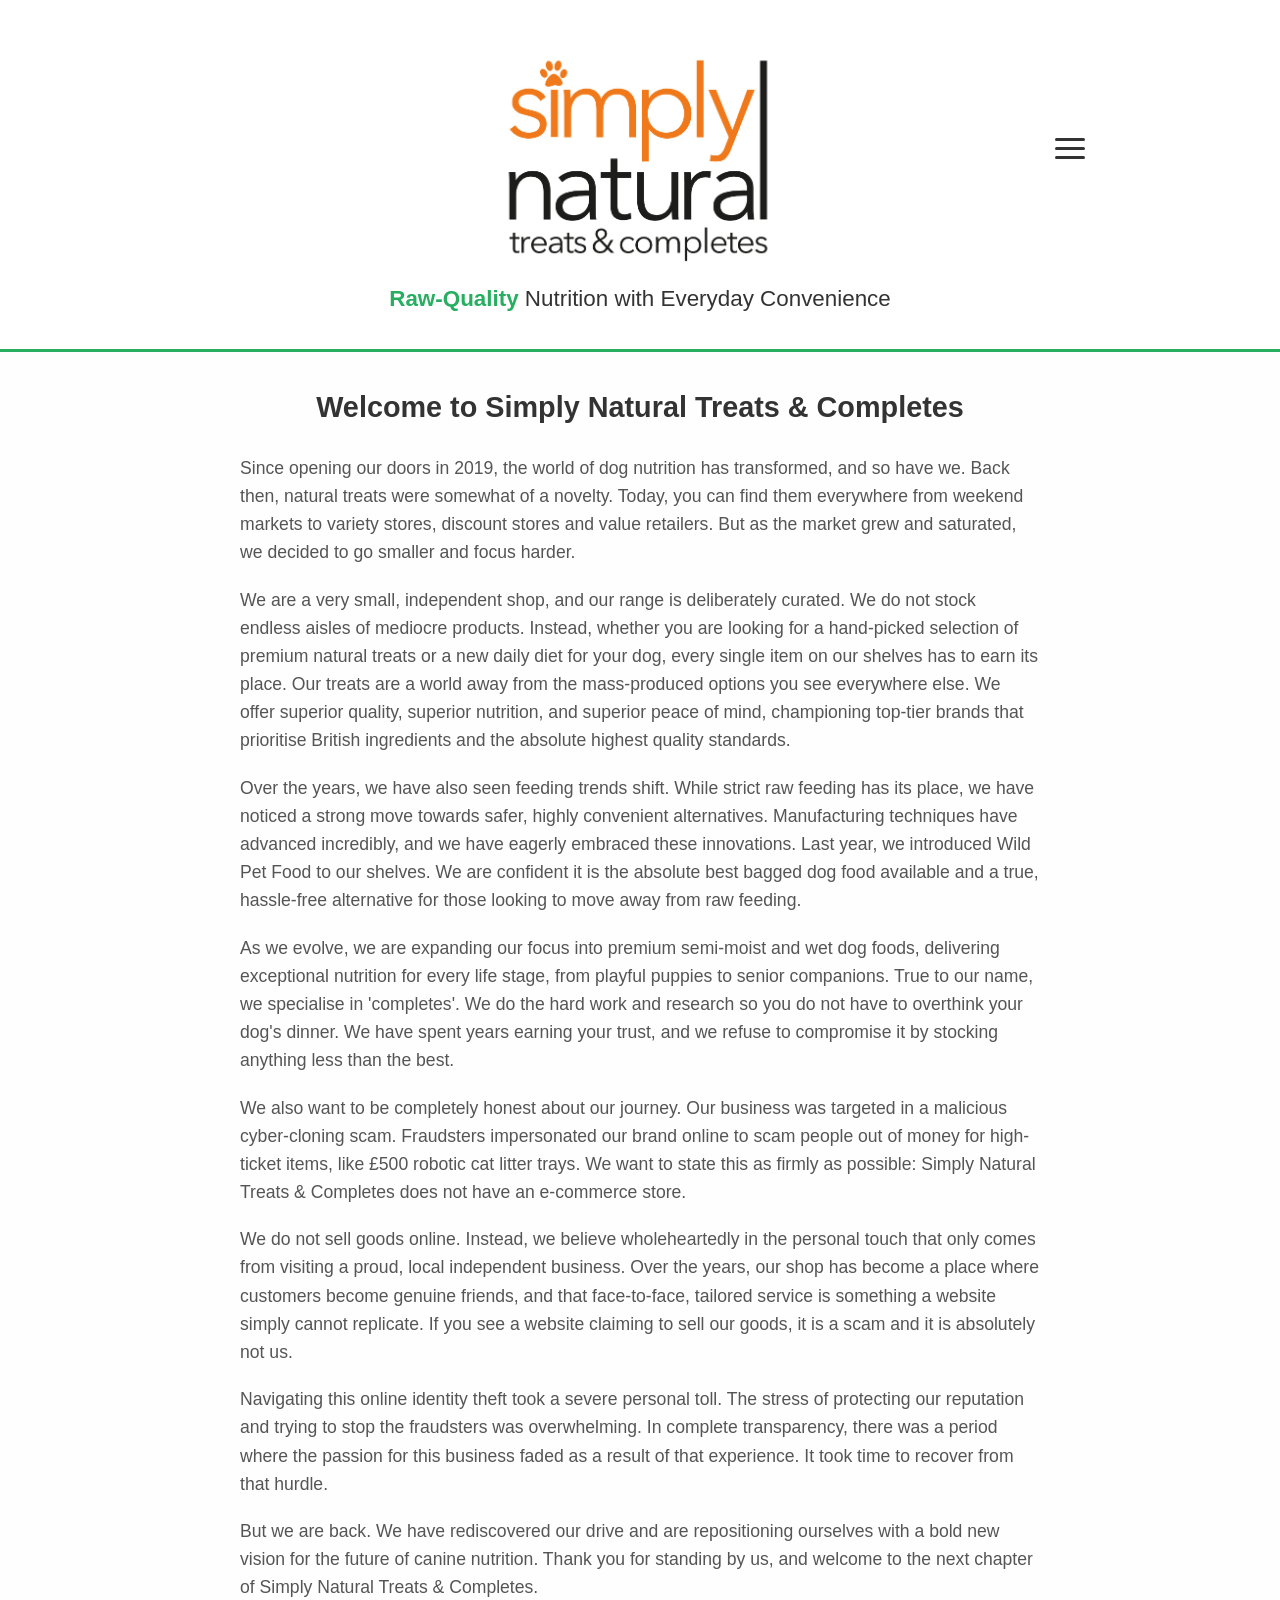
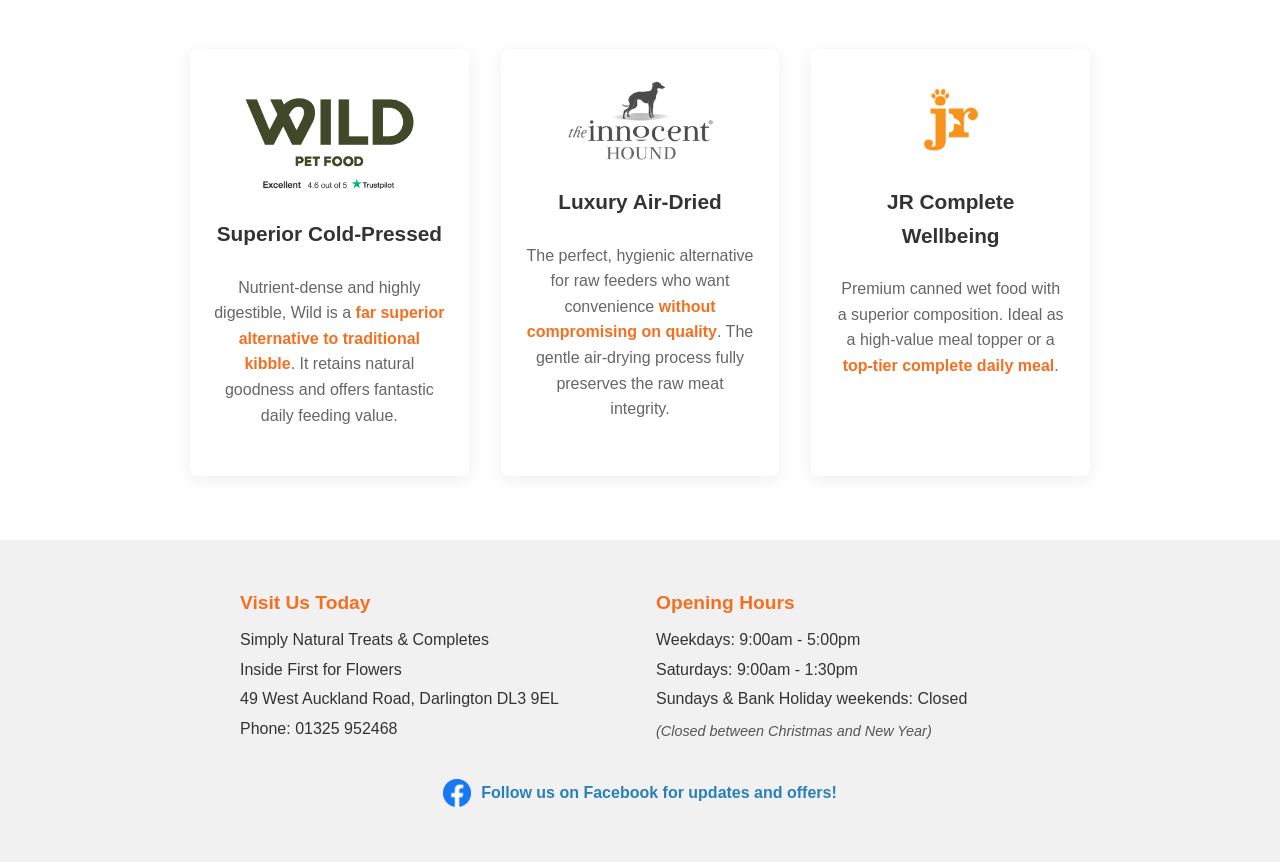
<file: index.html>
<!DOCTYPE html>
<html lang="en">
<head>
    <meta charset="UTF-8">
    <meta name="viewport" content="width=device-width, initial-scale=1.0">
    <title>Simply Natural Treats & Completes | Premium Dog Food</title>
    <!-- Link to our new central CSS file -->
    <link rel="stylesheet" href="styles.css">
</head>
<body>

<header>
    <div class="header-container">
        <!-- Invisible spacer to keep the logo perfectly centered -->
        <div class="header-spacer"></div>
        
        <a href="index.html">
            <img src="SimplyNaturalLogo.png" alt="Simply Natural Treats & Completes Logo" class="header-logo">
        </a>

<nav class="main-nav">
            <input type="checkbox" id="menu-toggle" class="menu-toggle">
            
            <label for="menu-toggle" class="menu-button">
                <span></span>
                <span></span>
                <span></span>
            </label>
            
            <ul class="menu-links">
                <li><a href="index.html">Home</a></li>
                <li><a href="index.html#about">About Us</a></li>
                <li><a href="index.html#products">Our Products</a></li>
                <li><a href="compare.html">Cost Calculator</a></li>
                <li><a href="faq.html">Q&A & Glossary</a></li>
                <li><a href="visit.html">Visit Us & Contact</a></li>
            </ul>
        </nav>
    </div>
    <p class="slogan"><span class="highlight">Raw-Quality</span> Nutrition with Everyday Convenience</p>
</header>

<div class="container">
    
    <div id="about" class="manifesto-section">
        <h2>Welcome to Simply Natural Treats & Completes</h2>

        <p>Since opening our doors in 2019, the world of dog nutrition has transformed, and so have we. Back then, natural treats were somewhat of a novelty. Today, you can find them everywhere from weekend markets to variety stores, discount stores and value retailers. But as the market grew and saturated, we decided to go smaller and focus harder.</p>

        <p>We are a very small, independent shop, and our range is deliberately curated. We do not stock endless aisles of mediocre products. Instead, whether you are looking for a hand-picked selection of premium natural treats or a new daily diet for your dog, every single item on our shelves has to earn its place. Our treats are a world away from the mass-produced options you see everywhere else. We offer superior quality, superior nutrition, and superior peace of mind, championing top-tier brands that prioritise British ingredients and the absolute highest quality standards.</p>

        <p>Over the years, we have also seen feeding trends shift. While strict raw feeding has its place, we have noticed a strong move towards safer, highly convenient alternatives. Manufacturing techniques have advanced incredibly, and we have eagerly embraced these innovations. Last year, we introduced Wild Pet Food to our shelves. We are confident it is the absolute best bagged dog food available and a true, hassle-free alternative for those looking to move away from raw feeding.</p>

        <p>As we evolve, we are expanding our focus into premium semi-moist and wet dog foods, delivering exceptional nutrition for every life stage, from playful puppies to senior companions. True to our name, we specialise in 'completes'. We do the hard work and research so you do not have to overthink your dog's dinner. We have spent years earning your trust, and we refuse to compromise it by stocking anything less than the best.</p>

        <p>We also want to be completely honest about our journey. Our business was targeted in a malicious cyber-cloning scam. Fraudsters impersonated our brand online to scam people out of money for high-ticket items, like £500 robotic cat litter trays. We want to state this as firmly as possible: Simply Natural Treats & Completes does not have an e-commerce store.</p>

        <p>We do not sell goods online. Instead, we believe wholeheartedly in the personal touch that only comes from visiting a proud, local independent business. Over the years, our shop has become a place where customers become genuine friends, and that face-to-face, tailored service is something a website simply cannot replicate. If you see a website claiming to sell our goods, it is a scam and it is absolutely not us.</p>

        <p>Navigating this online identity theft took a severe personal toll. The stress of protecting our reputation and trying to stop the fraudsters was overwhelming. In complete transparency, there was a period where the passion for this business faded as a result of that experience. It took time to recover from that hurdle.</p>

        <p>But we are back. We have rediscovered our drive and are repositioning ourselves with a bold new vision for the future of canine nutrition. Thank you for standing by us, and welcome to the next chapter of Simply Natural Treats & Completes.</p>
    </div>

    <div id="products" class="product-grid">
        <a href="wild-pet-food.html" class="card" style="text-decoration: none; color: inherit;">
            <div>
                <img src="WildPetFoodLogo.png" alt="Wild Pet Food Branding and Review" class="card-logo wild-logo">
                <h3>Superior Cold-Pressed</h3>
            </div>
            <p>Nutrient-dense and highly digestible, Wild is a <span class="highlight-text">far superior alternative to traditional kibble</span>. It retains natural goodness and offers fantastic daily feeding value.</p>
        </a>
        <a href="the-innocent-hound.html" class="card" style="text-decoration: none; color: inherit;">
            <div>
                <img src="TheInnocentHoundLogo.png" alt="The Innocent Hound Logo" class="card-logo">
                <h3>Luxury Air-Dried</h3>
            </div>
            <p>The perfect, hygienic alternative for raw feeders who want convenience <span class="highlight-text">without compromising on quality</span>. The gentle air-drying process fully preserves the raw meat integrity.</p>
        </a>
        <a href="jr-complete-wellbeing.html" class="card" style="text-decoration: none; color: inherit;">
            <div>
                <img src="JRPetProductsLogo.png" alt="JR Pet Products Logo" class="card-logo">
                <h3>JR Complete Wellbeing</h3>
            </div>
            <p>Premium canned wet food with a superior composition. Ideal as a high-value meal topper or a <span class="highlight-text">top-tier complete daily meal</span>.</p>
        </a>
    </div>
</div>

<footer>
    <div class="footer-columns">
        <div class="footer-section">
            <strong>Visit Us Today</strong>
            <p>Simply Natural Treats & Completes</p>
            <p>Inside First for Flowers</p>
            <p>49 West Auckland Road, Darlington DL3 9EL</p>
            <p>Phone: 01325 952468</p>
        </div>
        
        <div class="footer-section">
            <strong>Opening Hours</strong>
            <p>Weekdays: 9:00am - 5:00pm</p>
            <p>Saturdays: 9:00am - 1:30pm</p>
            <p>Sundays & Bank Holiday weekends: Closed</p>
            <p class="holiday-notice">(Closed between Christmas and New Year)</p>
        </div>
    </div>
    
    <div class="fb-link-container">
        <a href="https://www.facebook.com/simplynaturaltreats" class="fb-link">
            <img src="Facebook-logo-blue-large-size-PNG.png" alt="Facebook Logo" class="fb-logo">
            Follow us on Facebook for updates and offers!
        </a>
    </div>
</footer>

<!-- Cloudflare Web Analytics --><script type='module' src='https://static.cloudflareinsights.com/beacon.min.js' data-cf-beacon='{"token": "1a9b5e75b4344284b95cba37db21a1ab"}'></script><!-- End Cloudflare Web Analytics -->
    
</body>
</html>
</file>
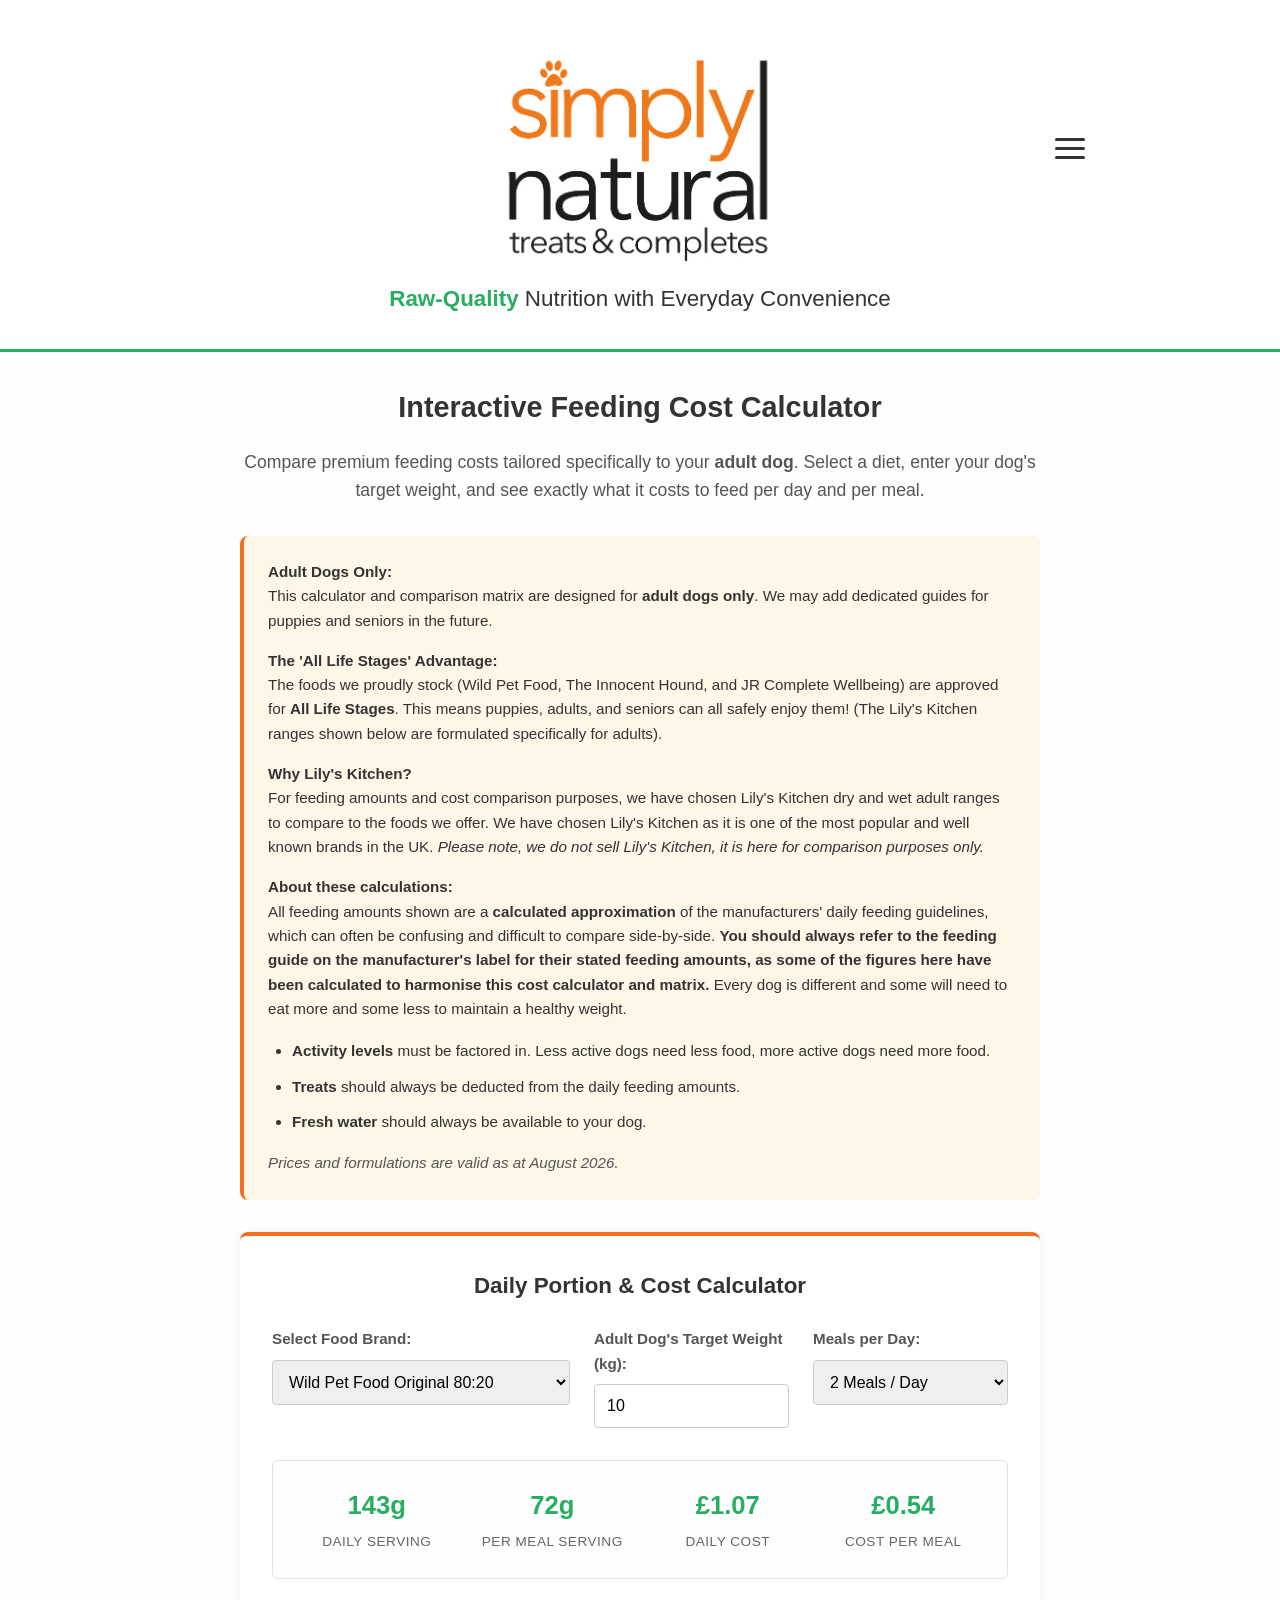
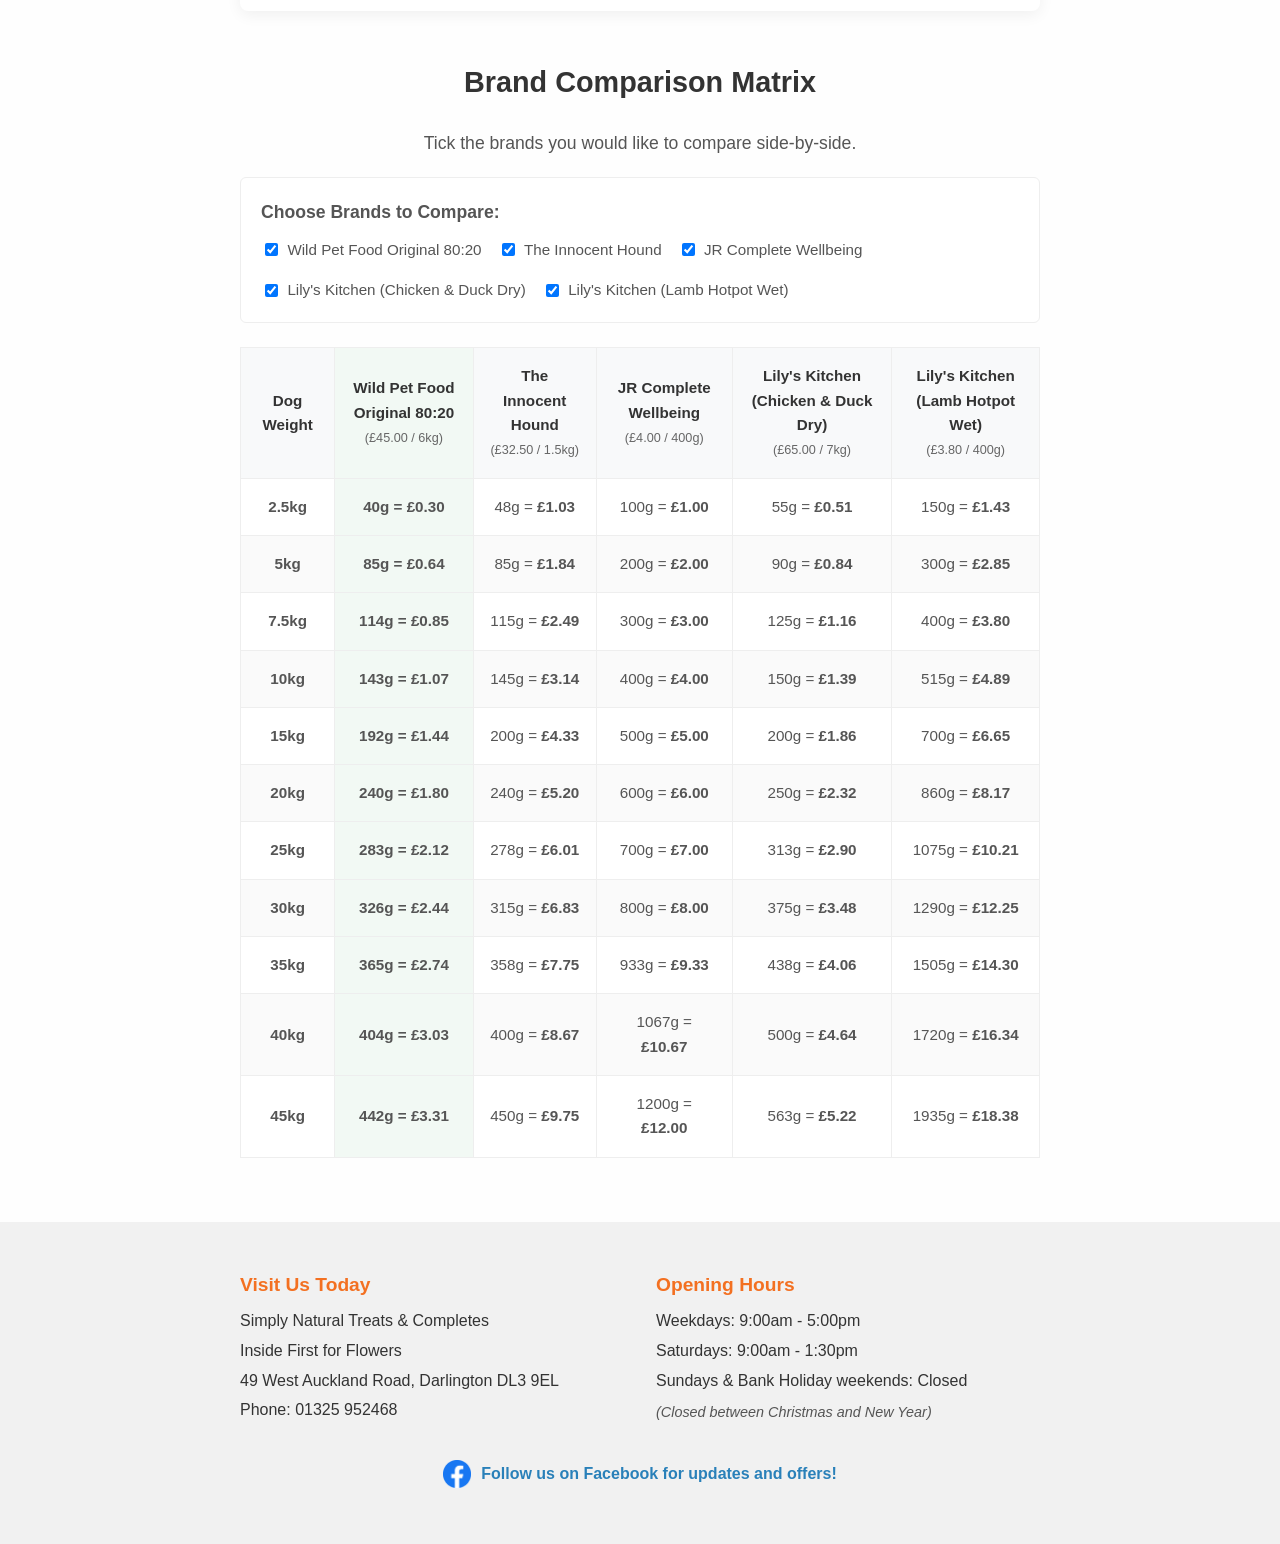
<file: compare.html>
<!DOCTYPE html>
<html lang="en">
<head>
    <meta charset="UTF-8">
    <meta name="viewport" content="width=device-width, initial-scale=1.0">
    <title>Dog Food Cost & Portion Calculator | Simply Natural Treats & Completes</title>
    <link rel="stylesheet" href="styles.css">
    <style>
        .calc-box {
            background-color: var(--card-bg);
            padding: 2rem;
            border-radius: 8px;
            box-shadow: 0 4px 15px rgba(0,0,0,0.06);
            margin-bottom: 3rem;
            border-top: 4px solid var(--orange);
        }
        .calc-grid {
            display: grid;
            grid-template-columns: 1fr;
            gap: 1.5rem;
            margin-bottom: 2rem;
        }
        @media (min-width: 768px) {
            .calc-grid { grid-template-columns: repeat(3, 1fr); }
        }
        .form-group {
            display: flex;
            flex-direction: column;
            gap: 0.5rem;
            text-align: left;
        }
        .form-group label {
            font-weight: bold;
            font-size: 0.95rem;
        }
        .form-group input, .form-group select {
            padding: 0.75rem;
            border: 1px solid #ccc;
            border-radius: 4px;
            font-size: 1rem;
            font-family: inherit;
        }
        .results-card {
            background-color: var(--bg-light);
            padding: 1.5rem;
            border-radius: 6px;
            border: 1px solid #e2e2e2;
            display: grid;
            grid-template-columns: repeat(auto-fit, minmax(140px, 1fr));
            gap: 1rem;
            text-align: center;
        }
        .stat-value {
            font-size: 1.6rem;
            font-weight: bold;
            color: var(--green);
            display: block;
        }
        .stat-label {
            font-size: 0.85rem;
            color: #666;
            text-transform: uppercase;
            letter-spacing: 0.5px;
        }
        .filter-section {
            background: #fff;
            padding: 1.25rem;
            border-radius: 6px;
            margin-bottom: 1.5rem;
            border: 1px solid #eee;
            text-align: left;
        }
        .filter-checkboxes {
            display: flex;
            flex-wrap: wrap;
            gap: 1rem;
            margin-top: 0.75rem;
        }
        .filter-checkboxes label {
            display: flex;
            align-items: center;
            gap: 0.4rem;
            font-size: 0.95rem;
            cursor: pointer;
        }
        .table-wrapper {
            overflow-x: auto;
            margin-top: 1rem;
        }
        table.comparison-table {
            width: 100%;
            border-collapse: collapse;
            background: white;
            box-shadow: 0 2px 8px rgba(0,0,0,0.04);
        }
        table.comparison-table th, table.comparison-table td {
            padding: 1rem;
            border: 1px solid #eee;
            text-align: center;
            vertical-align: middle;
            font-size: 0.95rem;
        }
        table.comparison-table th {
            background-color: #f8f9fa;
            font-weight: bold;
            color: var(--charcoal);
        }
        table.comparison-table tr:nth-child(even) {
            background-color: #fafafa;
        }
        .highlight-col {
            background-color: #f2f9f4 !important;
            font-weight: bold;
        }
        
        /* Disclaimer Box Styling */
        .disclaimer-box {
            background-color: #fef6e7; 
            padding: 1.5rem; 
            border-radius: 8px; 
            margin-bottom: 2rem; 
            border-left: 4px solid var(--orange); 
            font-size: 0.95rem;
            color: var(--charcoal);
            text-align: left;
        }
        .disclaimer-box p {
            margin-top: 0;
            margin-bottom: 1rem;
        }
        .disclaimer-box ul {
            margin-top: 0;
            margin-bottom: 1rem;
            padding-left: 1.5rem;
        }
        .disclaimer-box li {
            margin-bottom: 0.5rem;
        }
    </style>
</head>
<body>

<header>
    <div class="header-container">
        <div class="header-spacer"></div>
        <a href="index.html">
            <img src="SimplyNaturalLogo.png" alt="Simply Natural Treats & Completes Logo" class="header-logo">
        </a>
<nav class="main-nav">
            <input type="checkbox" id="menu-toggle" class="menu-toggle">
            
            <label for="menu-toggle" class="menu-button">
                <span></span>
                <span></span>
                <span></span>
            </label>
            
            <ul class="menu-links">
                <li><a href="index.html">Home</a></li>
                <li><a href="index.html#about">About Us</a></li>
                <li><a href="index.html#products">Our Products</a></li>
                <li><a href="compare.html">Cost Calculator</a></li>
                <li><a href="faq.html">Q&A & Glossary</a></li>
                <li><a href="visit.html">Visit Us & Contact</a></li>
            </ul>
        </nav>
    </div>
    <p class="slogan"><span class="highlight">Raw-Quality</span> Nutrition with Everyday Convenience</p>
</header>

<div class="container">
    <div class="manifesto-section">
        <h2 style="margin-bottom: 1rem;">Interactive Feeding Cost Calculator</h2>
        <p style="text-align: center; margin-bottom: 2rem;">Compare premium feeding costs tailored specifically to your <strong>adult dog</strong>. Select a diet, enter your dog's target weight, and see exactly what it costs to feed per day and per meal.</p>
        
        <!-- --- DISCLAIMER & CONTEXT BOX --- -->
        <div class="disclaimer-box">
            <p><strong>Adult Dogs Only:</strong><br>
            This calculator and comparison matrix are designed for <strong>adult dogs only</strong>. We may add dedicated guides for puppies and seniors in the future.</p>

            <p><strong>The 'All Life Stages' Advantage:</strong><br>
            The foods we proudly stock (Wild Pet Food, The Innocent Hound, and JR Complete Wellbeing) are approved for <strong>All Life Stages</strong>. This means puppies, adults, and seniors can all safely enjoy them! (The Lily's Kitchen ranges shown below are formulated specifically for adults).</p>

            <p><strong>Why Lily's Kitchen?</strong><br>
            For feeding amounts and cost comparison purposes, we have chosen Lily's Kitchen dry and wet adult ranges to compare to the foods we offer. We have chosen Lily's Kitchen as it is one of the most popular and well known brands in the UK. <em>Please note, we do not sell Lily's Kitchen, it is here for comparison purposes only.</em></p>
            
            <p><strong>About these calculations:</strong><br>
            All feeding amounts shown are a <strong>calculated approximation</strong> of the manufacturers' daily feeding guidelines, which can often be confusing and difficult to compare side-by-side. <strong>You should always refer to the feeding guide on the manufacturer's label for their stated feeding amounts, as some of the figures here have been calculated to harmonise this cost calculator and matrix.</strong> Every dog is different and some will need to eat more and some less to maintain a healthy weight.</p>
            
            <ul>
                <li><strong>Activity levels</strong> must be factored in. Less active dogs need less food, more active dogs need more food.</li>
                <li><strong>Treats</strong> should always be deducted from the daily feeding amounts.</li>
                <li><strong>Fresh water</strong> should always be available to your dog.</li>
            </ul>
            
            <p style="margin-bottom: 0; font-style: italic; color: #555;">Prices and formulations are valid as at <span id="price-date-display"></span>.</p>
        </div>

        <!-- --- 1. PERSONALISED CALCULATOR --- -->
        <div class="calc-box">
            <h3 style="margin-top:0; margin-bottom: 1.5rem; text-align:center;">Daily Portion & Cost Calculator</h3>
            <div class="calc-grid">
                <div class="form-group">
                    <label for="calc-brand">Select Food Brand:</label>
                    <select id="calc-brand" onchange="calculatePortion()"></select>
                </div>
                <div class="form-group">
                    <label for="calc-weight">Adult Dog's Target Weight (kg):</label>
                    <input type="number" id="calc-weight" value="10" min="1" max="45" step="0.5" oninput="calculatePortion()">
                </div>
                <div class="form-group">
                    <label for="calc-meals">Meals per Day:</label>
                    <select id="calc-meals" onchange="calculatePortion()">
                        <option value="1">1 Meal / Day</option>
                        <option value="2" selected>2 Meals / Day</option>
                        <option value="3">3 Meals / Day</option>
                    </select>
                </div>
            </div>

            <div class="results-card">
                <div>
                    <span class="stat-value" id="res-daily-grams">0g</span>
                    <span class="stat-label">Daily Serving</span>
                </div>
                <div>
                    <span class="stat-value" id="res-meal-grams">0g</span>
                    <span class="stat-label">Per Meal Serving</span>
                </div>
                <div>
                    <span class="stat-value" id="res-daily-cost">£0.00</span>
                    <span class="stat-label">Daily Cost</span>
                </div>
                <div>
                    <span class="stat-value" id="res-meal-cost">£0.00</span>
                    <span class="stat-label">Cost Per Meal</span>
                </div>
            </div>
        </div>

        <!-- --- 2. SIDE-BY-SIDE COMPARISON TABLE --- -->
        <h2>Brand Comparison Matrix</h2>
        <p style="text-align: center;">Tick the brands you would like to compare side-by-side.</p>

        <div class="filter-section">
            <strong>Choose Brands to Compare:</strong>
            <div class="filter-checkboxes" id="brand-filters"></div>
        </div>

        <div class="table-wrapper">
            <table class="comparison-table" id="comparison-table">
                <thead>
                    <tr id="table-head"></tr>
                </thead>
                <tbody id="table-body"></tbody>
            </table>
        </div>
    </div>
</div>

<footer>
    <div class="footer-columns">
        <div class="footer-section">
            <strong>Visit Us Today</strong>
            <p>Simply Natural Treats & Completes</p>
            <p>Inside First for Flowers</p>
            <p>49 West Auckland Road, Darlington DL3 9EL</p>
            <p>Phone: 01325 952468</p>
        </div>
        <div class="footer-section">
            <strong>Opening Hours</strong>
            <p>Weekdays: 9:00am - 5:00pm</p>
            <p>Saturdays: 9:00am - 1:30pm</p>
            <p>Sundays & Bank Holiday weekends: Closed</p>
            <p class="holiday-notice">(Closed between Christmas and New Year)</p>
        </div>
    </div>
    <div class="fb-link-container">
        <a href="https://www.facebook.com/simplynaturaltreats" class="fb-link">
            <img src="Facebook-logo-blue-large-size-PNG.png" alt="Facebook Logo" class="fb-logo">
            Follow us on Facebook for updates and offers!
        </a>
    </div>
</footer>

<script>
// =================================================================
// MASTER DATA CONFIGURATION
// Update prices, bag sizes, or feeding rates here centrally!
// =================================================================

// Change this date when you update the prices below
const pricingDate = "August 2026";

const brandData = [
    {
        id: "wild",
        name: "Wild Pet Food Original 80:20",
        price: 45.00,
        packageGrams: 6000,
        isOurBrand: true,
        // Weight (kg) : Daily Grams
        rates: { 2.5: 40, 5: 85, 7.5: 114, 10: 143, 15: 191.5, 20: 240, 30: 326, 40: 404, 45: 442 }
    },
    {
        id: "innocent",
        name: "The Innocent Hound",
        price: 32.50,
        packageGrams: 1500,
        isOurBrand: false,
        rates: { 2.5: 47.5, 5: 85, 7.5: 115, 10: 145, 15: 200, 20: 240, 30: 315, 40: 400, 45: 450 }
    },
    {
        id: "jr",
        name: "JR Complete Wellbeing",
        price: 4.00,
        packageGrams: 400,
        isOurBrand: false,
        rates: { 5: 200, 10: 400, 20: 600, 30: 800 }
    },
    {
        id: "lilysDry",
        name: "Lily's Kitchen (Chicken & Duck Dry)",
        price: 65.00,
        packageGrams: 7000,
        isOurBrand: false,
        rates: { 2.5: 55, 5: 90, 7.5: 125, 10: 150, 15: 200, 20: 250 }
    },
    {
        id: "lilysWet",
        name: "Lily's Kitchen (Lamb Hotpot Wet)",
        price: 3.80,
        packageGrams: 400,
        isOurBrand: false,
        rates: { 2.5: 150, 5: 300, 7.5: 400, 10: 515, 15: 700, 20: 860 }
    }
];

// Display brackets for the visible table (now includes 25, 35, and 45)
const weightBrackets = [2.5, 5, 7.5, 10, 15, 20, 25, 30, 35, 40, 45];
let activeBrands = brandData.map(b => b.id);

// --- INITIALISATION ---
function initPage() {
    document.getElementById("price-date-display").textContent = pricingDate;
    
    populateBrandDropdown();
    buildFilterCheckboxes();
    renderTable();
    calculatePortion();
}

// --- BUILD FILTER CHECKBOXES ---
function buildFilterCheckboxes() {
    const container = document.getElementById("brand-filters");
    container.innerHTML = "";
    brandData.forEach(brand => {
        const label = document.createElement("label");
        label.innerHTML = `
            <input type="checkbox" value="${brand.id}" checked onchange="toggleBrand(this)">
            ${brand.name}
        `;
        container.appendChild(label);
    });
}

function populateBrandDropdown() {
    const select = document.getElementById("calc-brand");
    select.innerHTML = "";
    brandData.forEach(brand => {
        const option = document.createElement("option");
        option.value = brand.id;
        option.textContent = brand.name;
        select.appendChild(option);
    });
}

function toggleBrand(checkbox) {
    if (checkbox.checked) {
        if (!activeBrands.includes(checkbox.value)) activeBrands.push(checkbox.value);
    } else {
        activeBrands = activeBrands.filter(id => id !== checkbox.value);
    }
    renderTable();
}

// --- RENDER DYNAMIC TABLE ---
function renderTable() {
    const headRow = document.getElementById("table-head");
    const body = document.getElementById("table-body");
    
    headRow.innerHTML = "<th>Dog Weight</th>";
    body.innerHTML = "";

    const selectedBrands = brandData.filter(b => activeBrands.includes(b.id));

    selectedBrands.forEach(brand => {
        const th = document.createElement("th");
        if (brand.isOurBrand) th.classList.add("highlight-col");
        th.innerHTML = `${brand.name}<br><small style="font-weight:normal; color:#666;">(£${brand.price.toFixed(2)} / ${brand.packageGrams >= 1000 ? (brand.packageGrams/1000)+'kg' : brand.packageGrams+'g'})</small>`;
        headRow.appendChild(th);
    });

    weightBrackets.forEach(weight => {
        const tr = document.createElement("tr");
        
        // This wraps the text in a proper table data cell, forcing the alignment to match!
        const tdWeight = document.createElement("td");
        tdWeight.innerHTML = `<strong>${weight}kg</strong>`;
        tr.appendChild(tdWeight);

        selectedBrands.forEach(brand => {
            const grams = brand.rates[weight] || 0;
            
            // If the exact weight isn't predefined for a brand, the table interpolates it smoothly!
            const finalGrams = grams ? grams : interpolateFeedingGrams(brand.rates, weight);
            
            const costPerGram = brand.price / brand.packageGrams;
            const dailyCost = finalGrams * costPerGram;

            const td = document.createElement("td");
            if (brand.isOurBrand) td.classList.add("highlight-col");
            td.innerHTML = `${Math.round(finalGrams)}g = <strong>£${dailyCost.toFixed(2)}</strong>`;
            tr.appendChild(td);
        });

        body.appendChild(tr);
    });
}

// --- CALCULATOR LOGIC ---
function calculatePortion() {
    const brandId = document.getElementById("calc-brand").value;
    let weight = parseFloat(document.getElementById("calc-weight").value) || 0;
    
    // Hard cap the input visually and mathematically to 45kg
    if (weight > 45) {
        weight = 45;
        document.getElementById("calc-weight").value = 45;
    }
    
    const meals = parseInt(document.getElementById("calc-meals").value) || 1;

    const brand = brandData.find(b => b.id === brandId);
    if (!brand || weight <= 0) return;

    // Linear interpolation based on known weight brackets
    const grams = interpolateFeedingGrams(brand.rates, weight);
    const costPerGram = brand.price / brand.packageGrams;
    const dailyCost = grams * costPerGram;

    const mealGrams = grams / meals;
    const mealCost = dailyCost / meals;

    document.getElementById("res-daily-grams").textContent = `${Math.round(grams)}g`;
    document.getElementById("res-meal-grams").textContent = `${Math.round(mealGrams)}g`;
    document.getElementById("res-daily-cost").textContent = `£${dailyCost.toFixed(2)}`;
    document.getElementById("res-meal-cost").textContent = `£${mealCost.toFixed(2)}`;
}

// Estimate portion sizes smoothly for weights not explicitly in the main table
function interpolateFeedingGrams(rates, weight) {
    const keys = Object.keys(rates).map(Number).sort((a,b) => a - b);
    
    // Scale downwards if below lowest recorded weight
    if (weight <= keys[0]) return rates[keys[0]] * (weight / keys[0]);
    
    // Scale upwards if above highest recorded weight
    if (weight >= keys[keys.length - 1]) return rates[keys[keys.length - 1]] * (weight / keys[keys.length - 1]);

    // Interpolate between two known weights
    for (let i = 0; i < keys.length - 1; i++) {
        if (weight >= keys[i] && weight <= keys[i+1]) {
            const minW = keys[i], maxW = keys[i+1];
            const minG = rates[minW], maxG = rates[maxW];
            return minG + ((weight - minW) / (maxW - minW)) * (maxG - minG);
        }
    }
    return 0;
}

window.onload = initPage;
</script>

<!-- Cloudflare Web Analytics --><script type='module' src='https://static.cloudflareinsights.com/beacon.min.js' data-cf-beacon='{"token": "1a9b5e75b4344284b95cba37db21a1ab"}'></script><!-- End Cloudflare Web Analytics -->

</body>
</html>
</file>
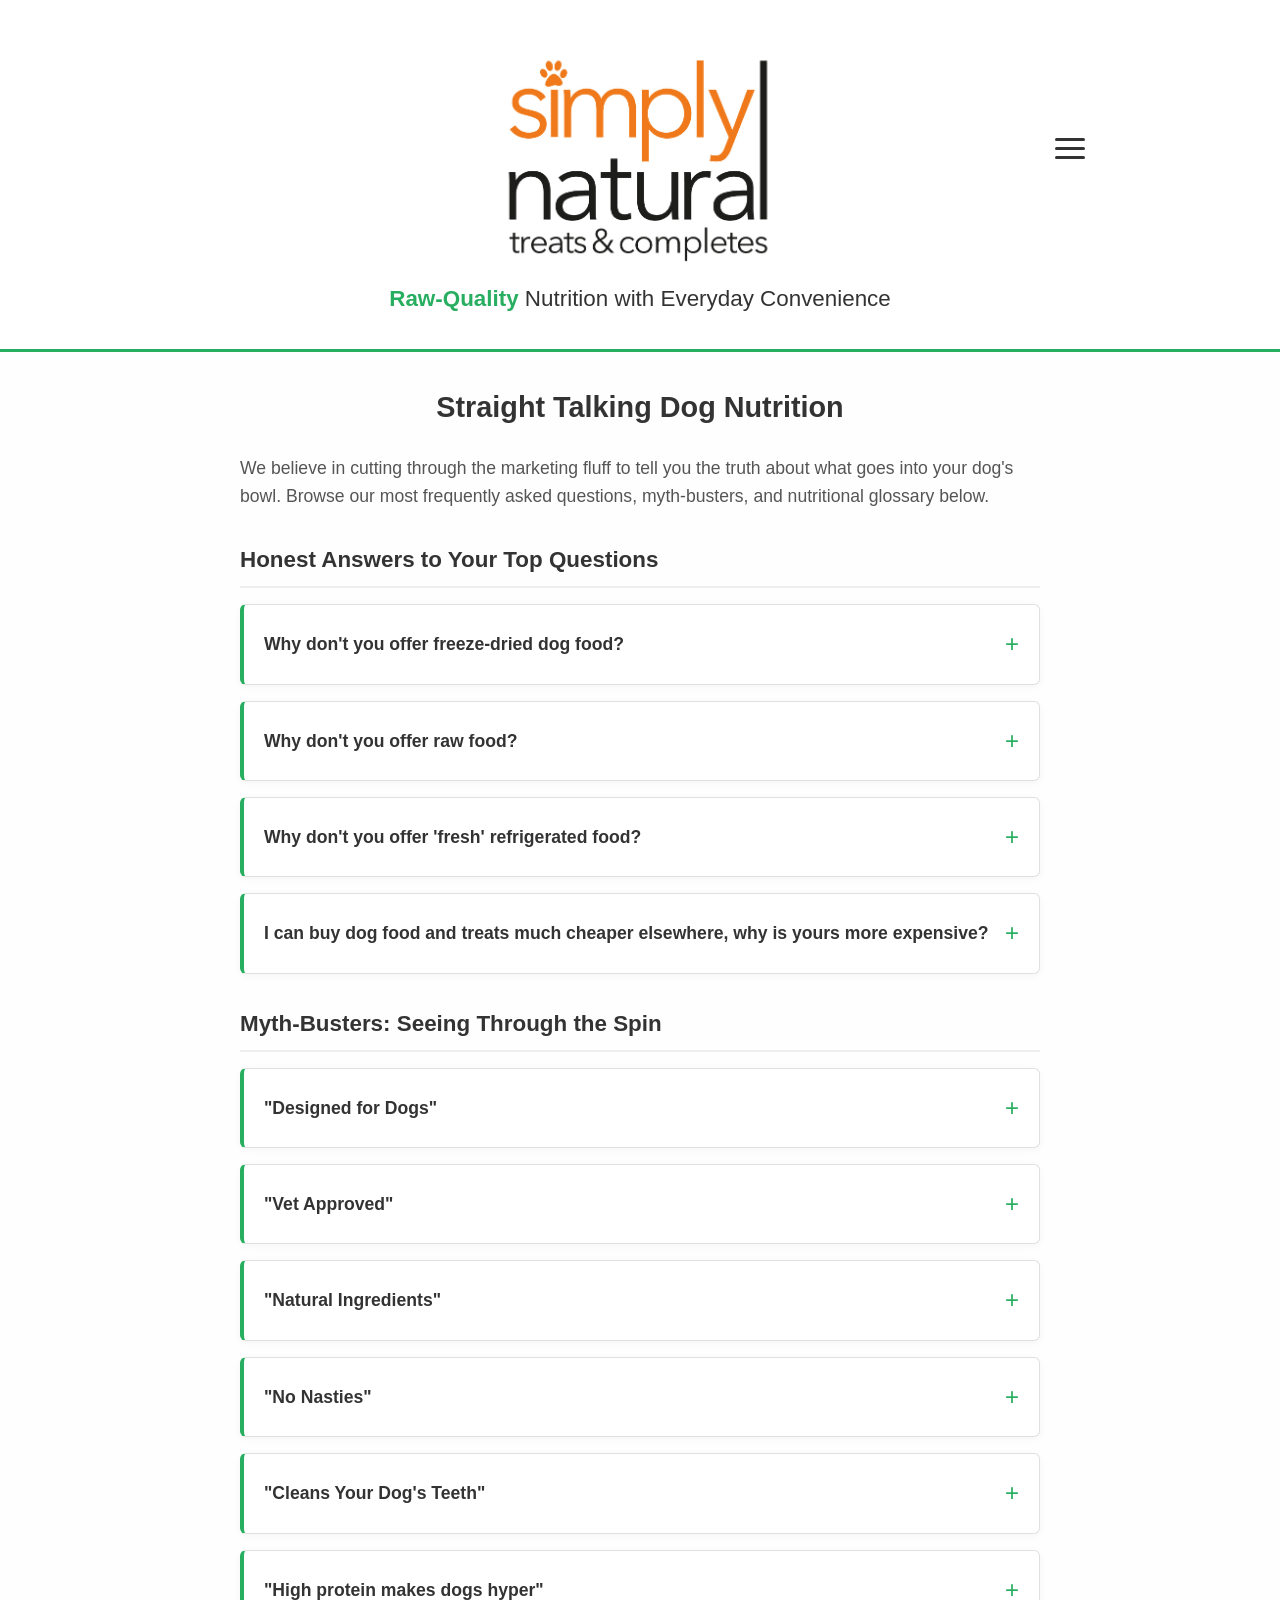
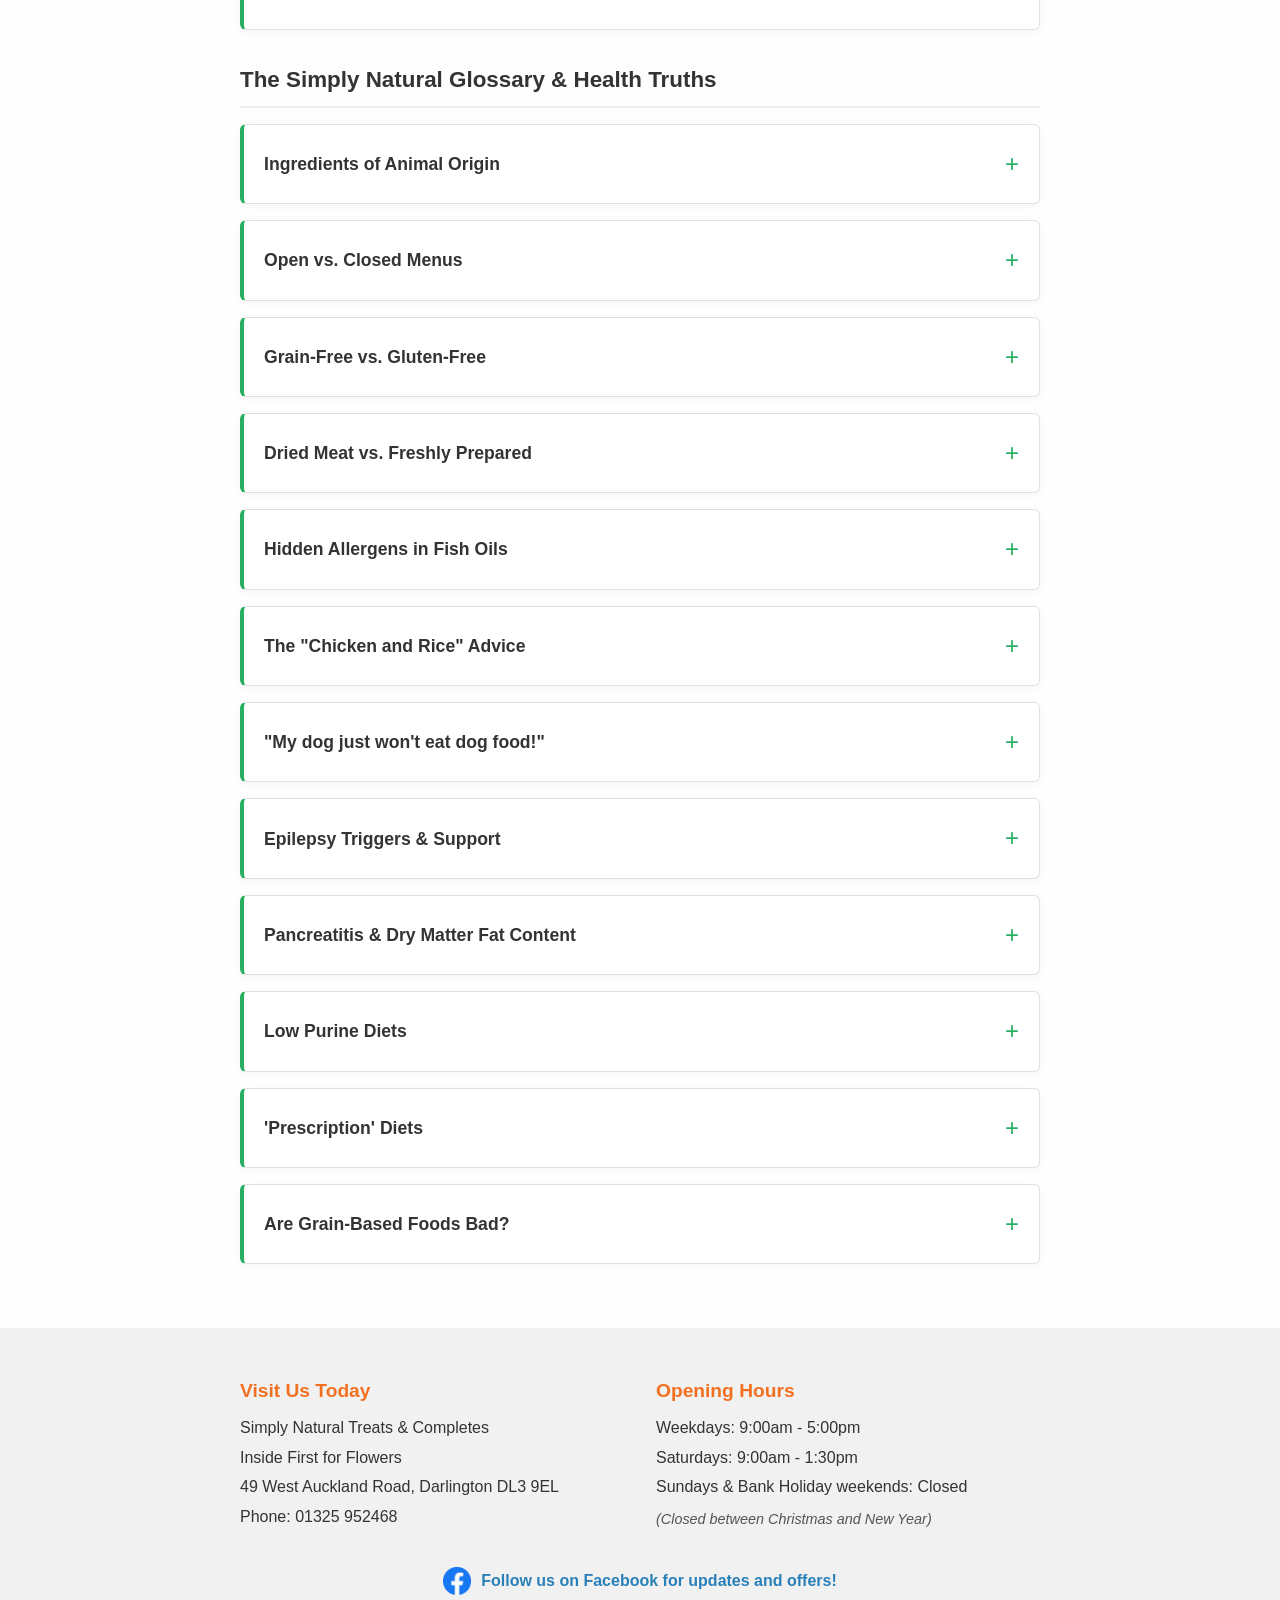
<file: faq.html>
<!DOCTYPE html>
<html lang="en">
<head>
    <meta charset="UTF-8">
    <meta name="viewport" content="width=device-width, initial-scale=1.0">
    <title>Q&A and Glossary | Simply Natural Treats & Completes</title>
    <!-- Link to our central CSS file -->
    <link rel="stylesheet" href="styles.css">
    <style>
        .faq-category-title {
            margin-top: 3rem;
            margin-bottom: 1.5rem;
            border-bottom: 2px solid #eee;
            padding-bottom: 0.5rem;
            color: var(--charcoal, #222);
        }
        
        .accordion-container {
            display: flex;
            flex-direction: column;
            gap: 1rem;
        }

        .accordion-item {
            background-color: #ffffff;
            border: 1px solid #e0e0e0;
            border-left: 4px solid var(--green, #297151);
            border-radius: 6px;
            box-shadow: 0 2px 8px rgba(0,0,0,0.04);
            transition: box-shadow 0.2s ease;
        }

        .accordion-item:hover {
            box-shadow: 0 4px 12px rgba(0,0,0,0.08);
        }

        .accordion-item summary {
            padding: 1.25rem;
            font-size: 1.1rem;
            font-weight: bold;
            color: #333;
            cursor: pointer;
            list-style: none; /* Hides the default browser arrow */
            display: flex;
            justify-content: space-between;
            align-items: center;
        }

        /* Hides the default marker in Safari/Chrome */
        .accordion-item summary::-webkit-details-marker {
            display: none;
        }

        /* Custom Plus/Minus Icon */
        .accordion-item summary::after {
            content: '+';
            font-size: 1.5rem;
            color: var(--green, #297151);
            font-weight: normal;
            transition: transform 0.2s ease;
        }

        .accordion-item[open] summary::after {
            content: '−';
        }

        .accordion-content {
            padding: 0 1.25rem 1.25rem;
            color: #555;
            line-height: 1.6;
            font-size: 1rem;
        }

        .accordion-content p:first-child {
            margin-top: 0;
        }

        .accordion-content p:last-child {
            margin-bottom: 0;
        }
        
        .accordion-content ul {
            margin-top: 0.5rem;
            padding-left: 1.5rem;
        }
    </style>
</head>
<body>

<header>
    <div class="header-container">
        <!-- Invisible spacer to keep the logo perfectly centred -->
        <div class="header-spacer"></div>
        
        <a href="index.html">
            <img src="SimplyNaturalLogo.png" alt="Simply Natural Treats & Completes Logo" class="header-logo">
        </a>

        <nav class="main-nav">
            <input type="checkbox" id="menu-toggle" class="menu-toggle">
            
            <label for="menu-toggle" class="menu-button">
                <span></span>
                <span></span>
                <span></span>
            </label>
            
            <ul class="menu-links">
                <li><a href="index.html">Home</a></li>
                <li><a href="index.html#about">About Us</a></li>
                <li><a href="index.html#products">Our Products</a></li>
                <li><a href="compare.html">Cost Calculator</a></li>
                <li><a href="faq.html">Q&A & Glossary</a></li>
                <li><a href="visit.html">Visit Us & Contact</a></li>
            </ul>
        </nav>
    </div>
    <p class="slogan"><span class="highlight">Raw-Quality</span> Nutrition with Everyday Convenience</p>
</header>

<div class="container">
    <div class="manifesto-section">
        <h2>Straight Talking Dog Nutrition</h2>
        <p>We believe in cutting through the marketing fluff to tell you the truth about what goes into your dog's bowl. Browse our most frequently asked questions, myth-busters, and nutritional glossary below.</p>

        <!-- --- Q&A SECTION --- -->
        <h3 class="faq-category-title">Honest Answers to Your Top Questions</h3>
        <div class="accordion-container">
            
            <details class="accordion-item">
                <summary>Why don't you offer freeze-dried dog food?</summary>
                <div class="accordion-content">
                    <p>Once seen as the ultimate superior choice, we followed this innovation with keen interest. However, the reality is that it is an extremely expensive and wasteful process, requiring significantly more raw meat to produce a small yield. As a result, it has largely been superseded by advancements in cold-pressed technology, which offers fantastic nutrition at a more accessible price point.</p>
                    <p>In fact, many manufacturers have quietly withdrawn their freeze-dried completes altogether. Be cautious of brands offering their standard kibble with a few freeze-dried treats mixed in, as these are often marketed as misleading hybrid products!</p>
                </div>
            </details>

            <details class="accordion-item">
                <summary>Why don't you offer raw food?</summary>
                <div class="accordion-content">
                    <p>Actually, we do! However, we have observed a national trend showing that raw feeding is in decline. The pool of raw brands is shrinking, with many companies folding or being swallowed up by larger corporations. We believe this decline is largely due to incredible advancements in other manufacturing technologies, such as premium cold-pressed and luxury air-dried diets, which offer raw-quality nutrition with everyday convenience.</p>
                    <p>We do keep a modest stock of Nutriment’s Just Range in 500g trays for our loyal legacy customers, dogs who have known no different since they were pups. Their owners have become friends over the years, and this is exactly the kind of personal service we pride ourselves on.</p>
                </div>
            </details>

            <details class="accordion-item">
                <summary>Why don't you offer 'fresh' refrigerated food?</summary>
                <div class="accordion-content">
                    <p>Quite simply, because it is a marketing fad. It offers no nutritional advantage over the premium food categories already available. It occupies a very grey area in the market, packaged and presented to appeal to owners who like the idea of raw feeding but do not actually want to feed raw. It is aimed squarely at the "toe-in-the-water" consumer browsing the supermarket aisles.</p>
                </div>
            </details>

            <details class="accordion-item">
                <summary>I can buy dog food and treats much cheaper elsewhere, why is yours more expensive?</summary>
                <div class="accordion-content">
                    <p>Because everything on our shelves has been benchmarked against our incredibly high standards. We have been offering natural, grain-free, gluten-free, and hypoallergenic nutrition since 2019. We know that not all dogs can tolerate a grain-based diet, as they are simply not genetically engineered to process heavy carbohydrates. While some dogs are resilient and cope well on mass-produced diets, we are here for the ones who cannot.</p>
                    <p>It is also worth noting that confectionery giants like Mars and Nestlé dominate the vast majority of the pet food market. They own multiple brands, from budget supermarket bags to gourmet tins and even 'prescription' diets. True, independent, hypoallergenic ingredients cost more to source, but they pay dividends in your dog's long-term health and vitality.</p>
                </div>
            </details>

        </div>

        <!-- --- MYTH-BUSTERS SECTION --- -->
        <h3 class="faq-category-title">Myth-Busters: Seeing Through the Spin</h3>
        <div class="accordion-container">

            <details class="accordion-item">
                <summary>"Designed for Dogs"</summary>
                <div class="accordion-content">
                    <p>Take a close look at the packaging. Most commercial pet food marketing is aimed entirely at the human buyer's appetite and emotions, not the dog's actual nutritional needs.</p>
                </div>
            </details>

            <details class="accordion-item">
                <summary>"Vet Approved"</summary>
                <div class="accordion-content">
                    <p>This label sounds impressive until you realise the vet in question is usually employed directly by the company manufacturing the food.</p>
                </div>
            </details>

            <details class="accordion-item">
                <summary>"Natural Ingredients"</summary>
                <div class="accordion-content">
                    <p>There is natural, and then there is <em>natural</em>. Many heavily processed chemicals technically derive from natural sources, but it absolutely does not mean they have a place in your dog’s diet.</p>
                </div>
            </details>

            <details class="accordion-item">
                <summary>"No Nasties"</summary>
                <div class="accordion-content">
                    <p>This term actually means nothing. No food ingredients are legally classified as 'nasties'. It is simply a clever marketing trick to make a highly processed food sound wholesome.</p>
                </div>
            </details>

            <details class="accordion-item">
                <summary>"Cleans Your Dog's Teeth"</summary>
                <div class="accordion-content">
                    <p>Standard kibble will not clean your dog's teeth. However, there are proper natural treats available that offer genuine abrasion, such as hooves or pizzles. We promise they help clean teeth, but we certainly cannot promise fresh breath!</p>
                </div>
            </details>

            <details class="accordion-item">
                <summary>"High protein makes dogs hyper"</summary>
                <div class="accordion-content">
                    <p>We hear this constantly, and it simply is not true. If your dog is hyperactive, more exercise and mental enrichment is the answer. Starving your dog of the essential amino acids vital for growth, repair, and vitality will not calm them down.</p>
                </div>
            </details>

        </div>

        <!-- --- GLOSSARY SECTION --- -->
        <h3 class="faq-category-title">The Simply Natural Glossary & Health Truths</h3>
        <div class="accordion-container">

            <details class="accordion-item">
                <summary>Ingredients of Animal Origin</summary>
                <div class="accordion-content">
                    <p>This legal term covers any and all parts of the animal. Nothing is wasted. If the label does not explicitly name the meat, it is not proper meat.</p>
                </div>
            </details>

            <details class="accordion-item">
                <summary>Open vs. Closed Menus</summary>
                <div class="accordion-content">
                    <p>An <strong>'Open Menu'</strong> tells you exactly what is in the food (e.g., "50% Freshly Prepared British Lamb").</p>
                    <p>A <strong>'Closed Menu'</strong> uses vague umbrella terms like "Meat and animal derivatives". This allows manufacturers to constantly swap out the protein source from batch to batch based on whatever meat is cheapest that week.</p>
                </div>
            </details>

            <details class="accordion-item">
                <summary>Grain-Free vs. Gluten-Free</summary>
                <div class="accordion-content">
                    <p>Not all grains contain gluten. For dogs with a gluten sensitivity or celiac disease, it is vital to differentiate between the two.</p>
                    <p><em>Note:</em> If a label says "Free of gluten-containing ingredients", it means the recipe itself has no gluten, but it is manufactured on the same conveyor belts as foods that do. Therefore, cross-contamination cannot be avoided, and they cannot legally call it "Gluten-Free".</p>
                </div>
            </details>

            <details class="accordion-item">
                <summary>Dried Meat vs. Freshly Prepared</summary>
                <div class="accordion-content">
                    <p><strong>'Freshly Prepared'</strong> refers to fresh meat that leaves the exact same abattoir as human-grade meat, just on a different lorry heading to the pet food facility.</p>
                    <p><strong>'Dried Meat'</strong> (often listed as meat meal) is a highly concentrated protein powder. While it can be a good source of protein, it is heavily processed and often of a much lower grade if the animal source is unnamed.</p>
                </div>
            </details>

            <details class="accordion-item">
                <summary>Hidden Allergens in Fish Oils</summary>
                <div class="accordion-content">
                    <p>Many foods boast about added "Omega 3 Fish Oils". However, these are often derived from salmon or trout, which is completely unhelpful if your dog has a specific sensitivity to those fish.</p>
                </div>
            </details>

            <details class="accordion-item">
                <summary>The "Chicken and Rice" Advice</summary>
                <div class="accordion-content">
                    <p>When a dog has an upset stomach, owners are often told to feed boiled chicken and white rice. Chicken is actually one of the most common canine intolerances we see, so if your dog is sensitive to it, this will not end well! Furthermore, while rice is gluten-free, it is still a grain. Canned pure pumpkin is a much more effective, holistic offering to settle a stomach.</p>
                </div>
            </details>

            <details class="accordion-item">
                <summary>"My dog just won't eat dog food!"</summary>
                <div class="accordion-content">
                    <p>We hear this a lot! Simply put, if you treat your dog to a home-prepared meal of fresh chicken or fish every evening, they will hold out for it. Dogs are incredibly clever. They know that if they turn their nose up at their bowl long enough, you will eventually give in and cook them something special.</p>
                </div>
            </details>

<details class="accordion-item">
                <summary>Epilepsy Triggers & Support</summary>
                <div class="accordion-content">
                    <p>We have learned a thing or two about canine epilepsy over the years. If your dog suffers from seizures, avoid feeding them rabbit, and keep well away from foods containing added glutamate (an excitatory neurotransmitter). You must also watch out for Rosemary Extract, a very common 'natural' preservative in premium dog foods that is known to lower the seizure threshold.</p>
                    <p>On the positive side, supplementing a diet with Medium Chain Triglycerides (MCTs) can be highly beneficial. MCTs provide a brilliant alternative energy source for the brain and are proven to help manage and reduce seizure frequency in some dogs.</p>
                    <p>Environmentally, avoid synthetic scented candles and paraffin wax, which release respiratory irritants. However, please do not assume "natural" essential oils are a safe alternative! Many pure essential oils (like eucalyptus, tea tree, and pine) are highly concentrated plant compounds that dogs cannot safely metabolise. They can act as neurotoxins and directly trigger seizures in prone dogs. Keep candles, air-fresheners, and reed diffusers containing any of these oils out of the room!</p>
                </div>
            </details>

            <details class="accordion-item">
                <summary>Pancreatitis & Dry Matter Fat Content</summary>
                <div class="accordion-content">
                    <p>Dogs managing pancreatitis require a highly digestible, strictly low-fat diet to prevent the pancreas from overworking. However, you cannot just look at the fat percentage on the back of the pack!</p>
                    <p>To accurately compare wet foods against dry foods, you must calculate the 'dry matter fat content' by completely removing the moisture percentage from the equation. A truly safe diet for pancreatitis management typically sits below 10% fat on a dry matter basis. Premium, highly digestible white fish or specific hydrolysed proteins are often the most suitable and comfortable options. A word of caution, the dry matter fat content conversion formula does not work if you are dealing with dehydrated food that requires rehydration before feeding!</p>
                </div>
            </details>

            <details class="accordion-item">
                <summary>Low Purine Diets</summary>
                <div class="accordion-content">
                    <p>Purines are natural compounds found in food that break down into uric acid. Dogs with kidney issues, or specific breeds like Dalmatians prone to urate stones, require a strict low-purine diet.</p>
                    <p>This means strictly avoiding offal (like liver, kidney, and heart), oily fish like sardines, and high-purine meats like venison. The challenge is that many high-end, natural brands use offal as a brilliant natural vitamin source. To feed a low-purine diet safely, you must look for clear, open-menu labels featuring pure poultry muscle meat, white fish, or egg-based proteins, while actively avoiding generic 'meat meals' which often contain ground organs.</p>
                </div>
            </details>

            <details class="accordion-item">
                <summary>'Prescription' Diets</summary>
                <div class="accordion-content">
                    <p>Take a look at the ingredients list on a bag of expensive veterinary prescription food. More often than not, it is predominantly made up of heavy grains and very little actual meat.</p>
                </div>
            </details>

            <details class="accordion-item">
                <summary>Are Grain-Based Foods Bad?</summary>
                <div class="accordion-content">
                    <p>Not necessarily. Dogs have evolved alongside humans, and many can tolerate grains perfectly well. However, a dog's ancestral diet would have consisted of very little grain and would have been made up entirely of quality protein and foraged botanicals. We prefer to feed them what they are built to thrive on.</p>
                </div>
            </details>

        </div>

    </div>
</div>

<footer>
    <div class="footer-columns">
        <div class="footer-section">
            <strong>Visit Us Today</strong>
            <p>Simply Natural Treats & Completes</p>
            <p>Inside First for Flowers</p>
            <p>49 West Auckland Road, Darlington DL3 9EL</p>
            <p>Phone: 01325 952468</p>
        </div>
        
        <div class="footer-section">
            <strong>Opening Hours</strong>
            <p>Weekdays: 9:00am - 5:00pm</p>
            <p>Saturdays: 9:00am - 1:30pm</p>
            <p>Sundays & Bank Holiday weekends: Closed</p>
            <p class="holiday-notice">(Closed between Christmas and New Year)</p>
        </div>
    </div>
    
    <div class="fb-link-container">
        <a href="https://www.facebook.com/simplynaturaltreats" class="fb-link">
            <img src="Facebook-logo-blue-large-size-PNG.png" alt="Facebook Logo" class="fb-logo">
            Follow us on Facebook for updates and offers!
        </a>
    </div>
</footer>

<!-- Cloudflare Web Analytics --><script type='module' src='https://static.cloudflareinsights.com/beacon.min.js' data-cf-beacon='{"token": "1a9b5e75b4344284b95cba37db21a1ab"}'></script><!-- End Cloudflare Web Analytics -->
    
</body>
</html>
</file>
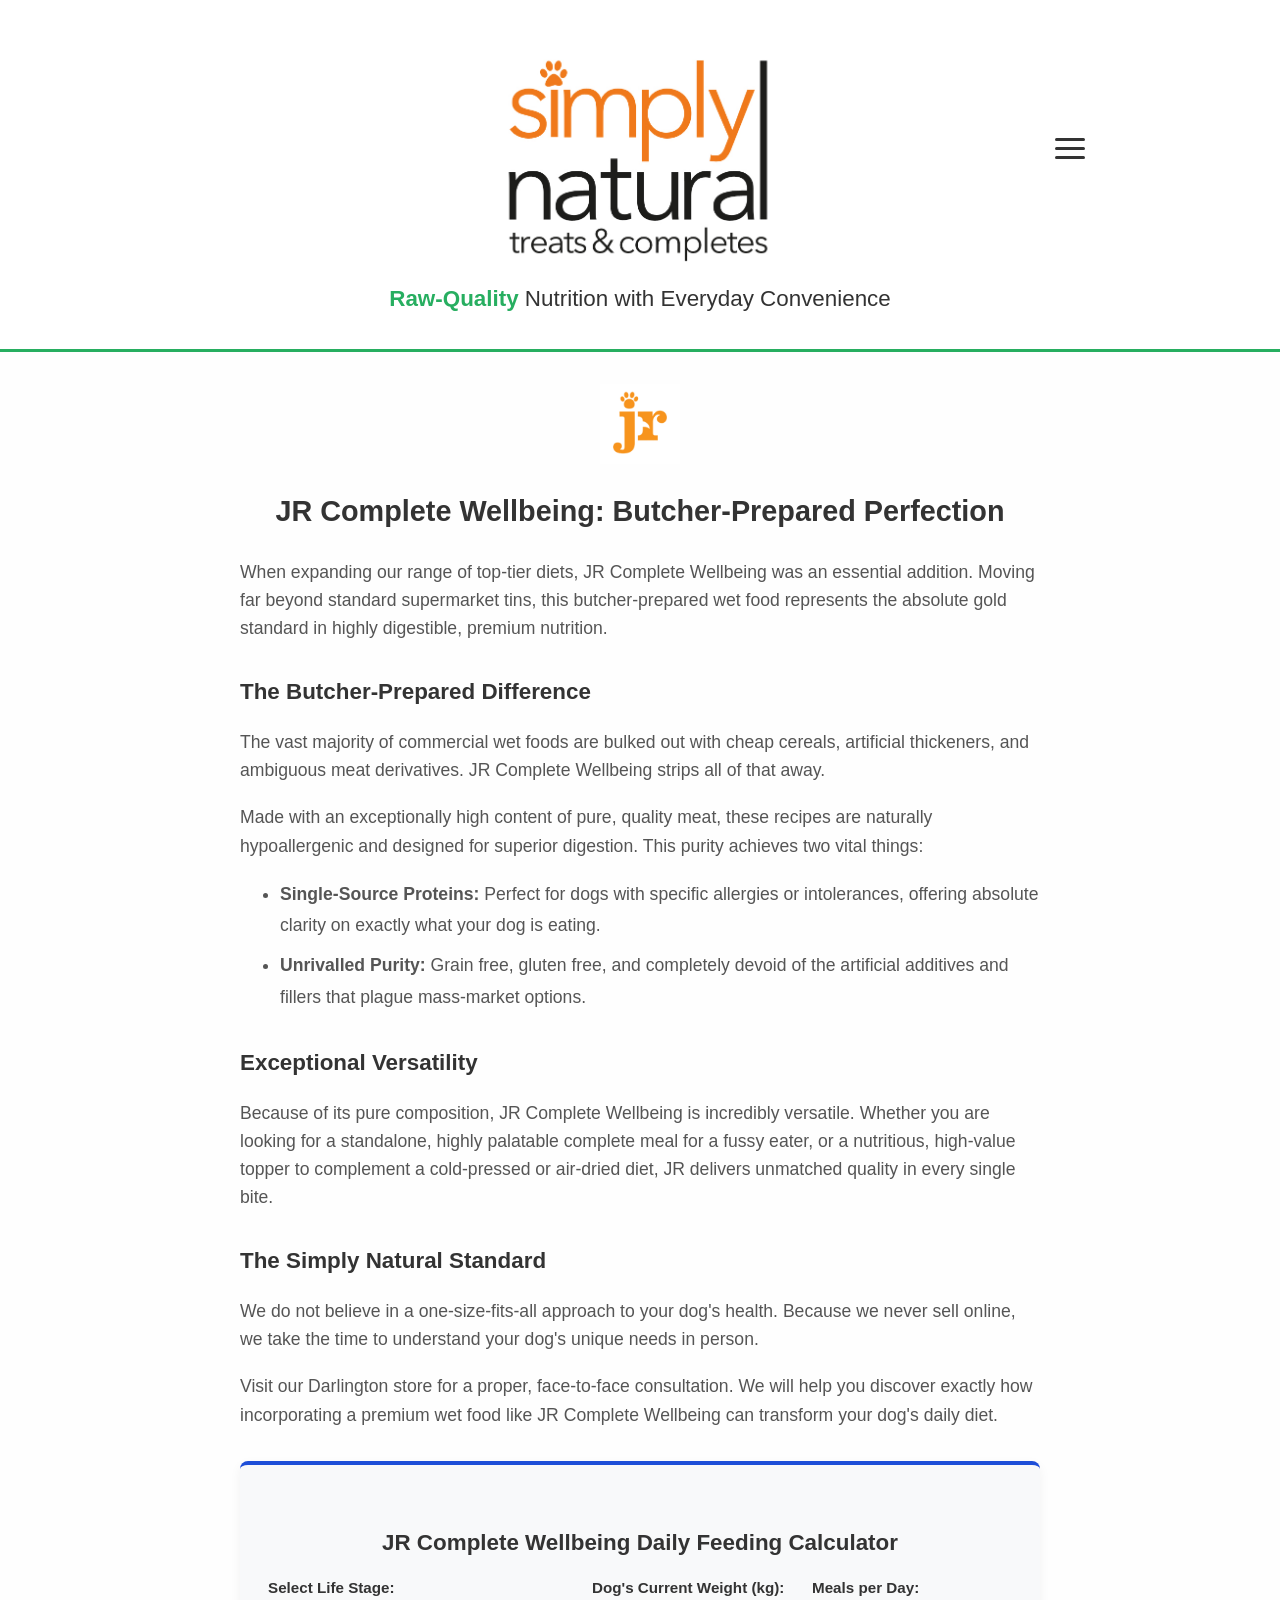
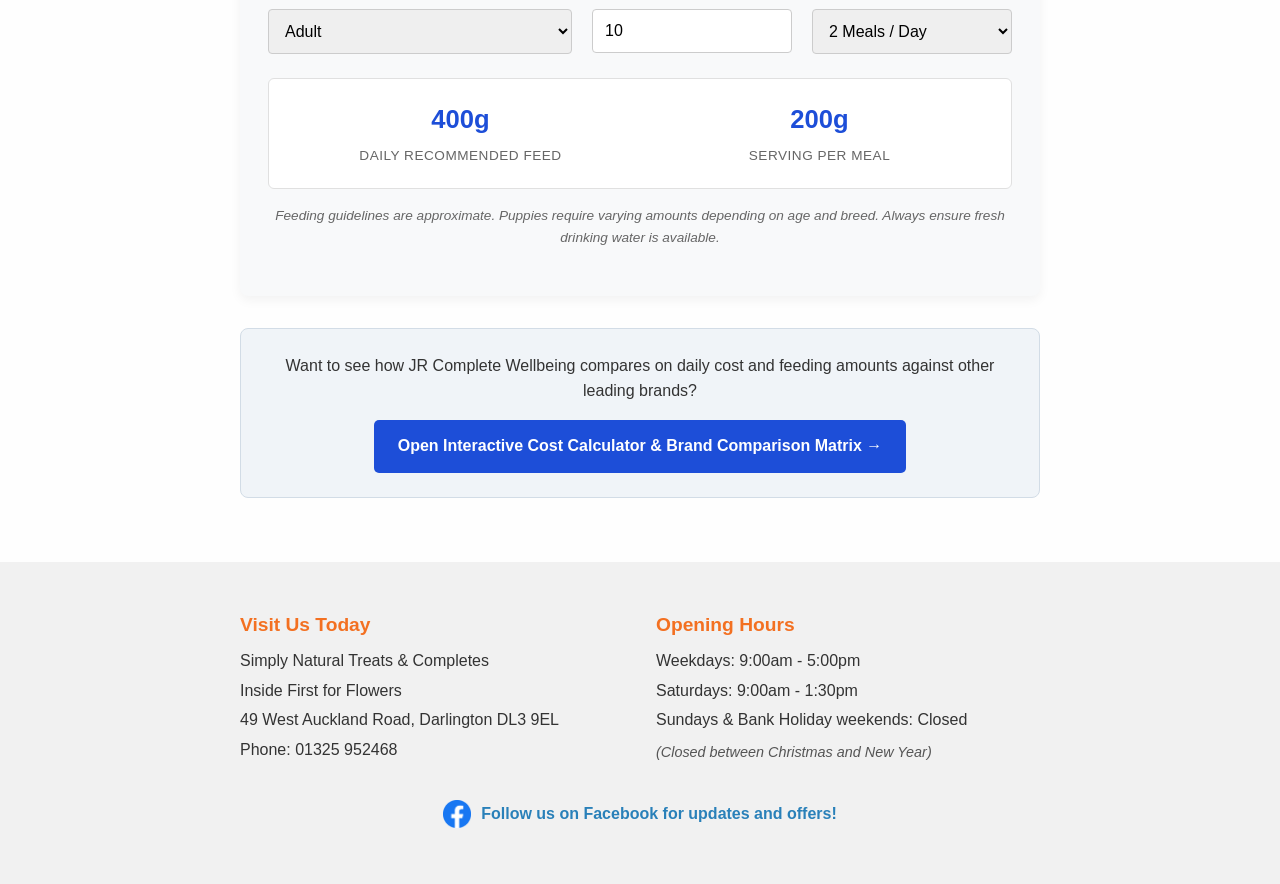
<file: jr-complete-wellbeing.html>
<!DOCTYPE html>
<html lang="en">
<head>
    <meta charset="UTF-8">
    <meta name="viewport" content="width=device-width, initial-scale=1.0">
    <title>JR Complete Wellbeing | Simply Natural Treats & Completes</title>
    <!-- Link to our new central CSS file -->
    <link rel="stylesheet" href="styles.css">
    <style>
        .jr-calc-card {
            background-color: #f8f9fa;
            border-top: 4px solid var(--jr-blue, #1D4ED8);
            border-radius: 8px;
            padding: 1.75rem;
            margin: 2rem 0;
            box-shadow: 0 4px 12px rgba(0,0,0,0.05);
        }
        .jr-calc-title {
            margin-top: 0;
            margin-bottom: 1.25rem;
            text-align: center;
            color: var(--charcoal, #222);
        }
        .jr-calc-grid {
            display: grid;
            grid-template-columns: 1fr;
            gap: 1.25rem;
            margin-bottom: 1.5rem;
        }
        @media (min-width: 768px) {
            .jr-calc-grid {
                grid-template-columns: repeat(3, 1fr);
            }
        }
        .jr-form-group {
            display: flex;
            flex-direction: column;
            gap: 0.5rem;
            text-align: left;
        }
        .jr-form-group label {
            font-weight: bold;
            font-size: 0.95rem;
            color: #333;
        }
        .jr-form-group select, 
        .jr-form-group input {
            padding: 0.75rem;
            border: 1px solid #ccc;
            border-radius: 4px;
            font-size: 1rem;
            font-family: inherit;
        }
        .jr-form-group select:focus, 
        .jr-form-group input:focus {
            outline: none;
            border-color: #1D4ED8;
            box-shadow: 0 0 0 2px rgba(29, 78, 216, 0.2);
        }
        .jr-results-box {
            background-color: #ffffff;
            border: 1px solid #e0e0e0;
            border-radius: 6px;
            padding: 1.25rem;
            display: grid;
            grid-template-columns: repeat(auto-fit, minmax(130px, 1fr));
            gap: 1rem;
            text-align: center;
        }
        .jr-stat-value {
            font-size: 1.6rem;
            font-weight: bold;
            color: #1D4ED8;
            display: block;
        }
        .jr-stat-label {
            font-size: 0.85rem;
            color: #666;
            text-transform: uppercase;
            letter-spacing: 0.5px;
        }
        .jr-calc-note {
            font-size: 0.85rem;
            color: #666;
            margin-top: 1rem;
            margin-bottom: 0;
            text-align: center;
            font-style: italic;
        }
        .compare-callout-box {
            background-color: #f0f4f8;
            border: 1px solid #d2dce6;
            border-radius: 8px;
            padding: 1.5rem;
            margin-top: 2rem;
            text-align: center;
        }
        .compare-callout-box p {
            margin-top: 0;
            margin-bottom: 1rem;
            font-size: 1rem;
            color: #333;
        }
        .compare-btn {
            display: inline-block;
            background-color: #1D4ED8;
            color: #ffffff;
            padding: 0.85rem 1.5rem;
            border-radius: 5px;
            text-decoration: none;
            font-weight: bold;
            font-size: 1rem;
            transition: background-color 0.2s ease;
        }
        .compare-btn:hover {
            background-color: #1e3a8a;
        }
    </style>
</head>
<body>

<header>
    <div class="header-container">
        <!-- Invisible spacer to keep the logo perfectly centered -->
        <div class="header-spacer"></div>
        
        <a href="index.html">
            <img src="SimplyNaturalLogo.png" alt="Simply Natural Treats & Completes Logo" class="header-logo">
        </a>

        <nav class="main-nav">
            <input type="checkbox" id="menu-toggle" class="menu-toggle">
            
            <label for="menu-toggle" class="menu-button">
                <span></span>
                <span></span>
                <span></span>
            </label>
            
            <ul class="menu-links">
                <li><a href="index.html">Home</a></li>
                <li><a href="index.html#about">About Us</a></li>
                <li><a href="index.html#products">Our Products</a></li>
                <li><a href="compare.html">Cost Calculator</a></li>
                <li><a href="faq.html">Q&A & Glossary</a></li>
                <li><a href="visit.html">Visit Us & Contact</a></li>
            </ul>
        </nav>
    </div>
    <p class="slogan"><span class="highlight">Raw-Quality</span> Nutrition with Everyday Convenience</p>
</header>

<div class="container">
    <div class="manifesto-section">
        <!-- JR Pet Products Logo added directly above the title -->
        <img src="JRPetProductsLogo.png" alt="JR Pet Products Logo" class="card-logo">
        
        <h2>JR Complete Wellbeing: Butcher-Prepared Perfection</h2>
        
        <p>When expanding our range of top-tier diets, JR Complete Wellbeing was an essential addition. Moving far beyond standard supermarket tins, this butcher-prepared wet food represents the absolute gold standard in highly digestible, premium nutrition.</p>

        <h3>The Butcher-Prepared Difference</h3>
        <p>The vast majority of commercial wet foods are bulked out with cheap cereals, artificial thickeners, and ambiguous meat derivatives. JR Complete Wellbeing strips all of that away.</p>
        <p>Made with an exceptionally high content of pure, quality meat, these recipes are naturally hypoallergenic and designed for superior digestion. This purity achieves two vital things:</p>
        
        <ul>
            <li><strong>Single-Source Proteins:</strong> Perfect for dogs with specific allergies or intolerances, offering absolute clarity on exactly what your dog is eating.</li>
            <li><strong>Unrivalled Purity:</strong> Grain free, gluten free, and completely devoid of the artificial additives and fillers that plague mass-market options.</li>
        </ul>

        <h3>Exceptional Versatility</h3>
        <p>Because of its pure composition, JR Complete Wellbeing is incredibly versatile. Whether you are looking for a standalone, highly palatable complete meal for a fussy eater, or a nutritious, high-value topper to complement a cold-pressed or air-dried diet, JR delivers unmatched quality in every single bite.</p>

        <h3>The Simply Natural Standard</h3>
        <p>We do not believe in a one-size-fits-all approach to your dog's health. Because we never sell online, we take the time to understand your dog's unique needs in person.</p>
        
        <p>Visit our Darlington store for a proper, face-to-face consultation. We will help you discover exactly how incorporating a premium wet food like JR Complete Wellbeing can transform your dog's daily diet.</p>

        <!-- --- JR DAILY FEEDING CALCULATOR SECTION --- -->
        <div class="jr-calc-card">
            <h3 class="jr-calc-title">JR Complete Wellbeing Daily Feeding Calculator</h3>
            
            <div class="jr-calc-grid">
                <div class="jr-form-group">
                    <label for="jr-stage">Select Life Stage:</label>
                    <select id="jr-stage" onchange="handleStageChange()">
                        <option value="under_20_weeks">Puppy (Under 20 weeks) - See Note</option>
                        <option value="puppy_20w_6m">Puppy (20 weeks to 6 months)</option>
                        <option value="puppy_6_9">Puppy (6 to 9 months)</option>
                        <option value="puppy_9_12">Puppy (9 to 12 months)</option>
                        <option value="adult" selected>Adult</option>
                        <option value="senior">Senior</option>
                    </select>
                </div>

                <div class="jr-form-group">
                    <label for="jr-weight">Dog's Current Weight (kg):</label>
                    <input type="number" id="jr-weight" value="10" min="1" max="45" step="0.5" oninput="calculateJRPortion()">
                </div>

                <div class="jr-form-group">
                    <label for="jr-meals">Meals per Day:</label>
                    <select id="jr-meals" onchange="calculateJRPortion()">
                        <option value="1">1 Meal / Day</option>
                        <option value="2" selected>2 Meals / Day</option>
                        <option value="3">3 Meals / Day</option>
                        <option value="4">4 Meals / Day</option>
                    </select>
                </div>
            </div>

            <div class="jr-results-box">
                <div>
                    <span class="jr-stat-value" id="jr-daily-grams">0g</span>
                    <span class="jr-stat-label">Daily Recommended Feed</span>
                </div>
                <div>
                    <span class="jr-stat-value" id="jr-meal-grams">0g</span>
                    <span class="jr-stat-label">Serving Per Meal</span>
                </div>
            </div>
            
            <p id="puppy-warning" style="display: none; color: #d9534f; font-weight: bold; margin-top: 1rem; text-align: center;">
                *While technically approved for all life stages, this butcher-prepared food is incredibly rich. We strongly advise waiting until your puppy is at least 20 weeks old to introduce it, to avoid causing severe digestive upset.*
            </p>

            <p class="jr-calc-note">Feeding guidelines are approximate. Puppies require varying amounts depending on age and breed. Always ensure fresh drinking water is available.</p>
        </div>

        <!-- --- LINK TO COST CALCULATOR & MATRIX --- -->
        <div class="compare-callout-box">
            <p>Want to see how JR Complete Wellbeing compares on daily cost and feeding amounts against other leading brands?</p>
            <a href="compare.html" class="compare-btn">Open Interactive Cost Calculator & Brand Comparison Matrix &rarr;</a>
        </div>

    </div>
</div>

<footer>
    <div class="footer-columns">
        <div class="footer-section">
            <strong>Visit Us Today</strong>
            <p>Simply Natural Treats & Completes</p>
            <p>Inside First for Flowers</p>
            <p>49 West Auckland Road, Darlington DL3 9EL</p>
            <p>Phone: 01325 952468</p>
        </div>
        
        <div class="footer-section">
            <strong>Opening Hours</strong>
            <p>Weekdays: 9:00am - 5:00pm</p>
            <p>Saturdays: 9:00am - 1:30pm</p>
            <p>Sundays & Bank Holiday weekends: Closed</p>
            <p class="holiday-notice">(Closed between Christmas and New Year)</p>
        </div>
    </div>
    
    <div class="fb-link-container">
        <a href="https://www.facebook.com/simplynaturaltreats" class="fb-link">
            <img src="Facebook-logo-blue-large-size-PNG.png" alt="Facebook Logo" class="fb-logo">
            Follow us on Facebook for updates and offers!
        </a>
    </div>
</footer>

<script>
// Base Adult feeding curve for JR Complete Wellbeing (Weight in kg : Daily Grams)
// Values over 30kg are extrapolated at a standard slope of 20g per kg.
const jrBaseRates = {
    1: 40,
    5: 200,
    10: 400,
    20: 600,
    30: 800,
    45: 1100
};

function handleStageChange() {
    const stage = document.getElementById("jr-stage").value;
    const mealsSelect = document.getElementById("jr-meals");

    if (stage.startsWith("puppy") || stage === "under_20_weeks") {
        // Auto-select 4 meals/day for younger puppies if currently set to 1 or 2
        if ((stage === "puppy_20w_6m" || stage === "under_20_weeks") && (mealsSelect.value === "1" || mealsSelect.value === "2")) {
            mealsSelect.value = "4";
        }
    } else {
        // Auto-revert to 2 meals for adults/seniors if they had 4 selected
        if (mealsSelect.value === "4") {
            mealsSelect.value = "2";
        }
    }
    
    calculateJRPortion();
}

function calculateJRPortion() {
    const stage = document.getElementById("jr-stage").value;
    let weight = parseFloat(document.getElementById("jr-weight").value) || 0;
    const meals = parseInt(document.getElementById("jr-meals").value) || 1;
    const warningText = document.getElementById("puppy-warning");

    // Handle the under 20 weeks warning and output 0g
    if (stage === "under_20_weeks") {
        warningText.style.display = "block";
        document.getElementById("jr-daily-grams").textContent = "0g";
        document.getElementById("jr-meal-grams").textContent = "0g";
        return; // Stop the rest of the calculation
    } else {
        warningText.style.display = "none";
    }

    // Strict cap at 45kg max
    if (weight > 45) {
        weight = 45;
        document.getElementById("jr-weight").value = 45;
    }

    if (weight <= 0) return;

    // Calculate base adult grams
    const adultGrams = interpolateGrams(jrBaseRates, weight);
    let dailyGrams = 0;

    // Apply life stage multipliers
    if (stage === "adult") {
        dailyGrams = adultGrams;
    } else if (stage === "senior") {
        dailyGrams = adultGrams * 0.85; // 15% reduction
    } else if (stage === "puppy_20w_6m") {
        dailyGrams = adultGrams * 2.0;  // 2x adult maintenance
    } else if (stage === "puppy_6_9") {
        dailyGrams = adultGrams * 1.5;  // 1.5x adult maintenance
    } else if (stage === "puppy_9_12") {
        dailyGrams = adultGrams * 1.2;  // 1.2x adult maintenance
    }

    const mealGrams = dailyGrams / meals;

    document.getElementById("jr-daily-grams").textContent = `${Math.round(dailyGrams)}g`;
    document.getElementById("jr-meal-grams").textContent = `${Math.round(mealGrams)}g`;
}

// Smooth linear interpolation for exact weight points
function interpolateGrams(rates, weight) {
    const keys = Object.keys(rates).map(Number).sort((a,b) => a - b);
    
    if (weight <= keys[0]) return rates[keys[0]] * (weight / keys[0]);
    if (weight >= keys[keys.length - 1]) return rates[keys[keys.length - 1]];

    for (let i = 0; i < keys.length - 1; i++) {
        if (weight >= keys[i] && weight <= keys[i+1]) {
            const minW = keys[i], maxW = keys[i+1];
            const minG = rates[minW], maxG = rates[maxW];
            return minG + ((weight - minW) / (maxW - minW)) * (maxG - minG);
        }
    }
    return 0;
}

// Initialise calculation on load
window.onload = function() {
    handleStageChange();
};
</script>

<!-- Cloudflare Web Analytics --><script type='module' src='https://static.cloudflareinsights.com/beacon.min.js' data-cf-beacon='{"token": "1a9b5e75b4344284b95cba37db21a1ab"}'></script><!-- End Cloudflare Web Analytics -->
    
</body>
</html>
</file>
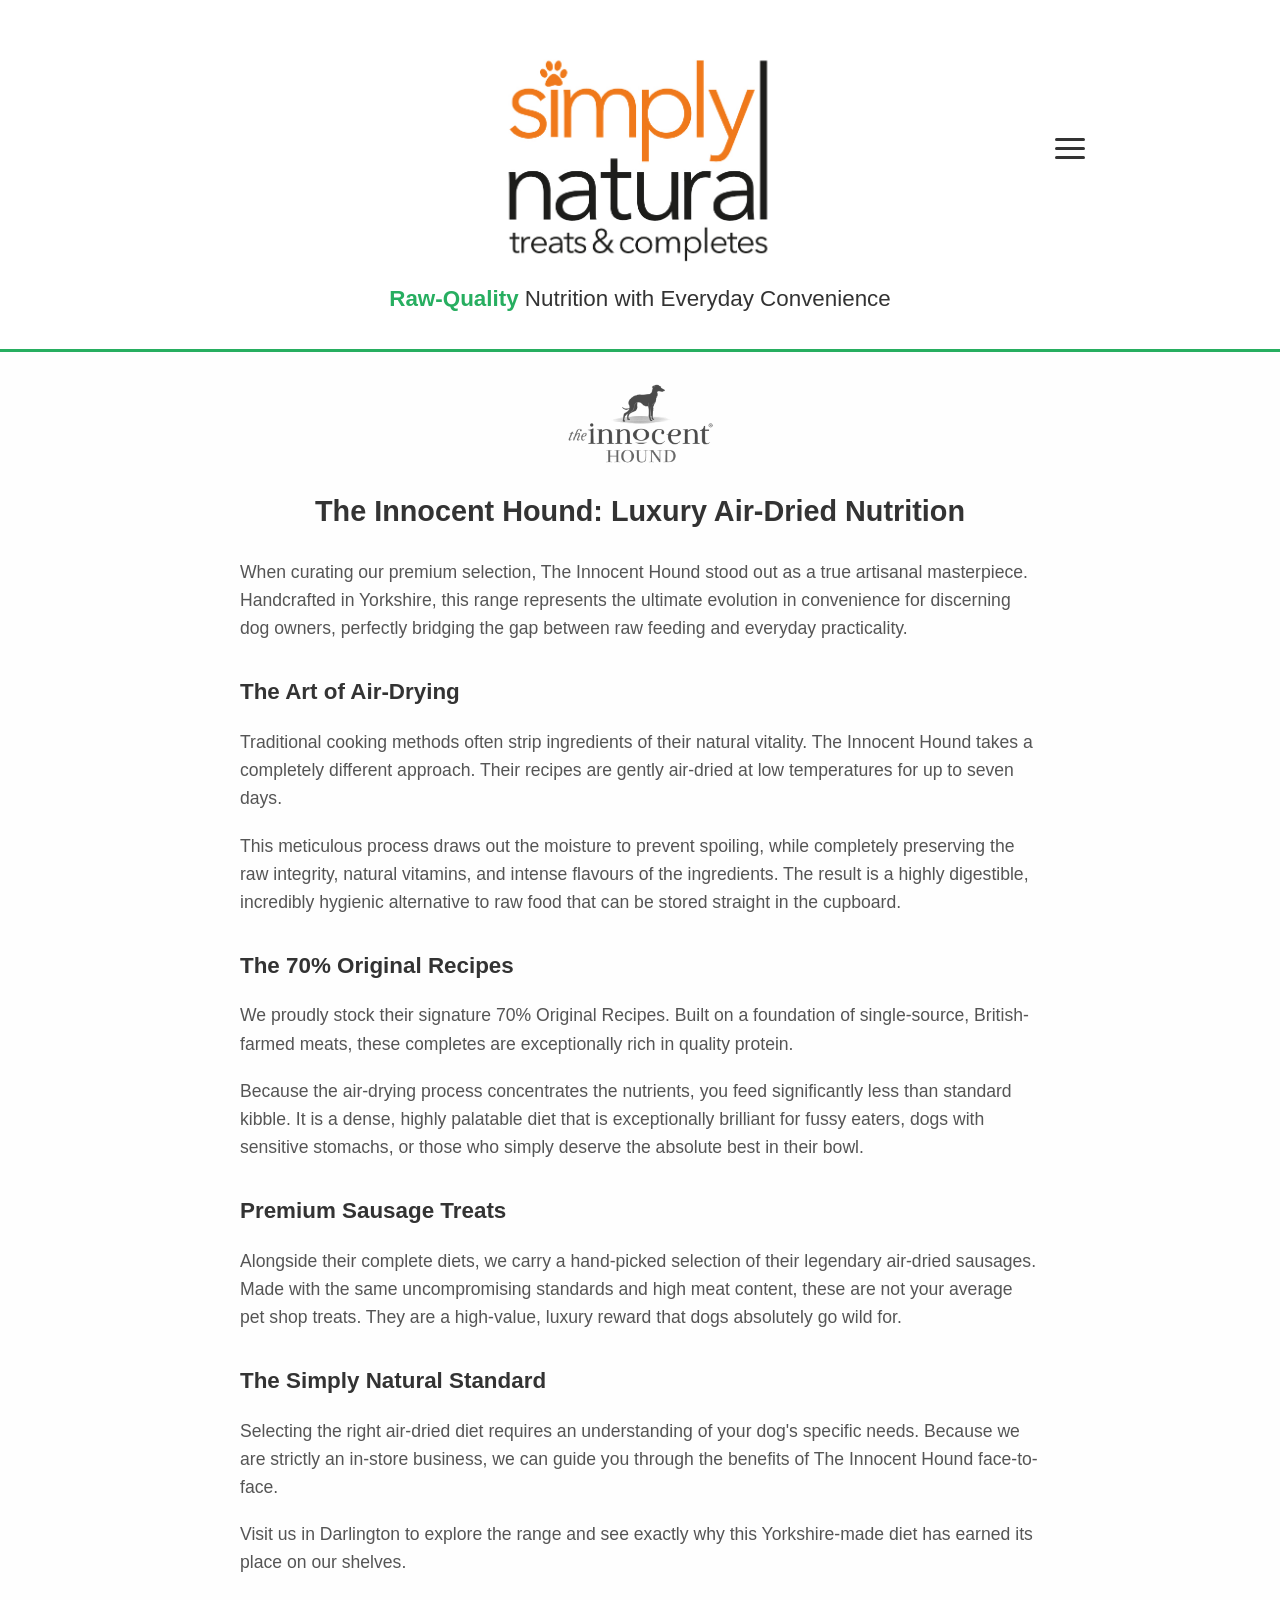
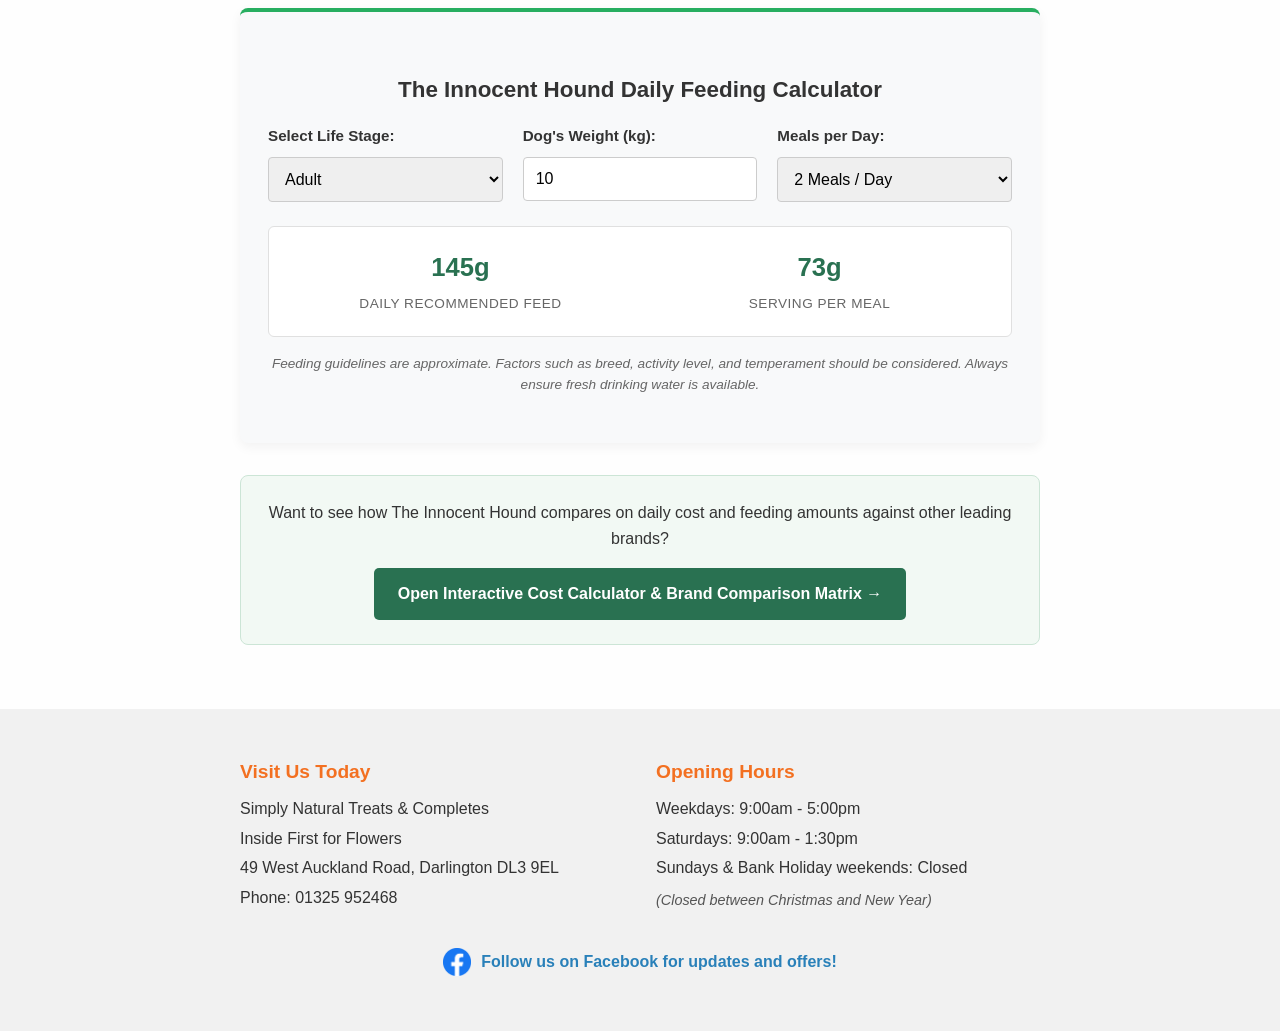
<file: the-innocent-hound.html>
<!DOCTYPE html>
<html lang="en">
<head>
    <meta charset="UTF-8">
    <meta name="viewport" content="width=device-width, initial-scale=1.0">
    <title>The Innocent Hound | Simply Natural Treats & Completes</title>
    <!-- Link to our new central CSS file -->
    <link rel="stylesheet" href="styles.css">
    <style>
        .innocent-calc-card {
            background-color: #f8f9fa;
            border-top: 4px solid var(--green, #297151);
            border-radius: 8px;
            padding: 1.75rem;
            margin: 2rem 0;
            box-shadow: 0 4px 12px rgba(0,0,0,0.05);
        }
        .innocent-calc-title {
            margin-top: 0;
            margin-bottom: 1.25rem;
            text-align: center;
            color: var(--charcoal, #222);
        }
        .innocent-calc-grid {
            display: grid;
            grid-template-columns: 1fr;
            gap: 1.25rem;
            margin-bottom: 1.5rem;
        }
        @media (min-width: 768px) {
            .innocent-calc-grid {
                grid-template-columns: repeat(3, 1fr);
            }
        }
        .innocent-form-group {
            display: flex;
            flex-direction: column;
            gap: 0.5rem;
            text-align: left;
        }
        .innocent-form-group label {
            font-weight: bold;
            font-size: 0.95rem;
            color: #333;
        }
        .innocent-form-group select, 
        .innocent-form-group input {
            padding: 0.75rem;
            border: 1px solid #ccc;
            border-radius: 4px;
            font-size: 1rem;
            font-family: inherit;
        }
        .innocent-form-group select:focus, 
        .innocent-form-group input:focus {
            outline: none;
            border-color: #297151;
            box-shadow: 0 0 0 2px rgba(41, 113, 81, 0.2);
        }
        .innocent-results-box {
            background-color: #ffffff;
            border: 1px solid #e0e0e0;
            border-radius: 6px;
            padding: 1.25rem;
            display: grid;
            grid-template-columns: repeat(auto-fit, minmax(130px, 1fr));
            gap: 1rem;
            text-align: center;
        }
        .innocent-stat-value {
            font-size: 1.6rem;
            font-weight: bold;
            color: #297151;
            display: block;
        }
        .innocent-stat-label {
            font-size: 0.85rem;
            color: #666;
            text-transform: uppercase;
            letter-spacing: 0.5px;
        }
        .innocent-calc-note {
            font-size: 0.85rem;
            color: #666;
            margin-top: 1rem;
            margin-bottom: 0;
            text-align: center;
            font-style: italic;
        }
        .compare-callout-box {
            background-color: #f2f9f4;
            border: 1px solid #cce5d6;
            border-radius: 8px;
            padding: 1.5rem;
            margin-top: 2rem;
            text-align: center;
        }
        .compare-callout-box p {
            margin-top: 0;
            margin-bottom: 1rem;
            font-size: 1rem;
            color: #333;
        }
        .compare-btn {
            display: inline-block;
            background-color: #297151;
            color: #ffffff;
            padding: 0.85rem 1.5rem;
            border-radius: 5px;
            text-decoration: none;
            font-weight: bold;
            font-size: 1rem;
            transition: background-color 0.2s ease;
        }
        .compare-btn:hover {
            background-color: #1e543c;
        }
    </style>
</head>
<body>

<header>
    <div class="header-container">
        <div class="header-spacer"></div>
        
        <a href="index.html">
            <img src="SimplyNaturalLogo.png" alt="Simply Natural Treats & Completes Logo" class="header-logo">
        </a>

<nav class="main-nav">
            <input type="checkbox" id="menu-toggle" class="menu-toggle">
            
            <label for="menu-toggle" class="menu-button">
                <span></span>
                <span></span>
                <span></span>
            </label>
            
            <ul class="menu-links">
                <li><a href="index.html">Home</a></li>
                <li><a href="index.html#about">About Us</a></li>
                <li><a href="index.html#products">Our Products</a></li>
                <li><a href="compare.html">Cost Calculator</a></li>
                <li><a href="faq.html">Q&A & Glossary</a></li>
                <li><a href="visit.html">Visit Us & Contact</a></li>
            </ul>
        </nav>
    </div>
    <p class="slogan"><span class="highlight">Raw-Quality</span> Nutrition with Everyday Convenience</p>
</header>

<div class="container">
    <div class="manifesto-section">
        <img src="TheInnocentHoundLogo.png" alt="The Innocent Hound Logo" class="card-logo">
        
        <h2>The Innocent Hound: Luxury Air-Dried Nutrition</h2>
        
        <p>When curating our premium selection, The Innocent Hound stood out as a true artisanal masterpiece. Handcrafted in Yorkshire, this range represents the ultimate evolution in convenience for discerning dog owners, perfectly bridging the gap between raw feeding and everyday practicality.</p>

        <h3>The Art of Air-Drying</h3>
        <p>Traditional cooking methods often strip ingredients of their natural vitality. The Innocent Hound takes a completely different approach. Their recipes are gently air-dried at low temperatures for up to seven days.</p>
        <p>This meticulous process draws out the moisture to prevent spoiling, while completely preserving the raw integrity, natural vitamins, and intense flavours of the ingredients. The result is a highly digestible, incredibly hygienic alternative to raw food that can be stored straight in the cupboard.</p>

        <h3>The 70% Original Recipes</h3>
        <p>We proudly stock their signature 70% Original Recipes. Built on a foundation of single-source, British-farmed meats, these completes are exceptionally rich in quality protein.</p>
        <p>Because the air-drying process concentrates the nutrients, you feed significantly less than standard kibble. It is a dense, highly palatable diet that is exceptionally brilliant for fussy eaters, dogs with sensitive stomachs, or those who simply deserve the absolute best in their bowl.</p>

        <h3>Premium Sausage Treats</h3>
        <p>Alongside their complete diets, we carry a hand-picked selection of their legendary air-dried sausages. Made with the same uncompromising standards and high meat content, these are not your average pet shop treats. They are a high-value, luxury reward that dogs absolutely go wild for.</p>

        <h3>The Simply Natural Standard</h3>
        <p>Selecting the right air-dried diet requires an understanding of your dog's specific needs. Because we are strictly an in-store business, we can guide you through the benefits of The Innocent Hound face-to-face.</p>
        <p>Visit us in Darlington to explore the range and see exactly why this Yorkshire-made diet has earned its place on our shelves.</p>

        <!-- --- THE INNOCENT HOUND DAILY FEEDING CALCULATOR SECTION --- -->
        <div class="innocent-calc-card">
            <h3 class="innocent-calc-title">The Innocent Hound Daily Feeding Calculator</h3>
            
            <div class="innocent-calc-grid">
                <div class="innocent-form-group">
                    <label for="innocent-stage">Select Life Stage:</label>
                    <select id="innocent-stage" onchange="handleStageChange()">
                        <option value="puppy_2_4">Puppy (2 to 4 months)</option>
                        <option value="puppy_4_6">Puppy (4 to 6 months)</option>
                        <option value="puppy_6_8">Puppy (6 to 8 months)</option>
                        <option value="puppy_8_12">Puppy (8 to 12 months)</option>
                        <option value="adult" selected>Adult</option>
                        <option value="senior">Senior</option>
                    </select>
                </div>

                <div class="innocent-form-group">
                    <label for="innocent-weight" id="innocent-weight-label">Dog's Weight (kg):</label>
                    <input type="number" id="innocent-weight" value="10" min="1" max="45" step="0.5" oninput="calculateInnocentPortion()">
                </div>

                <div class="innocent-form-group">
                    <label for="innocent-meals">Meals per Day:</label>
                    <select id="innocent-meals" onchange="calculateInnocentPortion()">
                        <option value="1">1 Meal / Day</option>
                        <option value="2" selected>2 Meals / Day</option>
                        <option value="3">3 Meals / Day</option>
                        <option value="4">4 Meals / Day</option>
                    </select>
                </div>
            </div>

            <div class="innocent-results-box">
                <div>
                    <span class="innocent-stat-value" id="innocent-daily-grams">0g</span>
                    <span class="innocent-stat-label">Daily Recommended Feed</span>
                </div>
                <div>
                    <span class="innocent-stat-value" id="innocent-meal-grams">0g</span>
                    <span class="innocent-stat-label">Serving Per Meal</span>
                </div>
            </div>

            <p class="innocent-calc-note">Feeding guidelines are approximate. Factors such as breed, activity level, and temperament should be considered. Always ensure fresh drinking water is available.</p>
        </div>

        <!-- --- LINK TO COST CALCULATOR & MATRIX --- -->
        <div class="compare-callout-box">
            <p>Want to see how The Innocent Hound compares on daily cost and feeding amounts against other leading brands?</p>
            <a href="compare.html" class="compare-btn">Open Interactive Cost Calculator & Brand Comparison Matrix &rarr;</a>
        </div>

    </div>
</div>

<footer>
    <div class="footer-columns">
        <div class="footer-section">
            <strong>Visit Us Today</strong>
            <p>Simply Natural Treats & Completes</p>
            <p>Inside First for Flowers</p>
            <p>49 West Auckland Road, Darlington DL3 9EL</p>
            <p>Phone: 01325 952468</p>
        </div>
        
        <div class="footer-section">
            <strong>Opening Hours</strong>
            <p>Weekdays: 9:00am - 5:00pm</p>
            <p>Saturdays: 9:00am - 1:30pm</p>
            <p>Sundays & Bank Holiday weekends: Closed</p>
            <p class="holiday-notice">(Closed between Christmas and New Year)</p>
        </div>
    </div>
    
    <div class="fb-link-container">
        <a href="https://www.facebook.com/simplynaturaltreats" class="fb-link">
            <img src="Facebook-logo-blue-large-size-PNG.png" alt="Facebook Logo" class="fb-logo">
            Follow us on Facebook for updates and offers!
        </a>
    </div>
</footer>

<script>
// Official Innocent Hound feeding curves extracted from source code (Weight in kg : Daily Grams)
const innocentRates = {
    adult: { 1: 25, 5: 85, 10: 145, 20: 240, 25: 275, 30: 315, 40: 400, 45: 450 },
    puppy_2_4: { 1: 45, 5: 155, 10: 255, 20: 400, 25: 500, 30: 520, 40: 690, 45: 775 },
    puppy_4_6: { 1: 35, 5: 155, 10: 255, 20: 400, 25: 500, 30: 560, 40: 720, 45: 800 },
    puppy_6_8: { 1: 35, 5: 125, 10: 200, 20: 345, 25: 420, 30: 485, 40: 695, 45: 800 },
    puppy_8_12: { 1: 25, 5: 85, 10: 145, 20: 325, 25: 400, 30: 445, 40: 565, 45: 625 }
};

function handleStageChange() {
    const stage = document.getElementById("innocent-stage").value;
    const mealsSelect = document.getElementById("innocent-meals");

    if (stage.startsWith("puppy")) {
        // Auto-select 4 meals/day for younger puppies if currently set to 1 or 2
        if ((stage === "puppy_2_4" || stage === "puppy_4_6") && (mealsSelect.value === "1" || mealsSelect.value === "2")) {
            mealsSelect.value = "4";
        }
    } else {
        // Reset to 2 meals for adults/seniors if they had 4 selected
        if (mealsSelect.value === "4") {
            mealsSelect.value = "2";
        }
    }
    
    calculateInnocentPortion();
}

function calculateInnocentPortion() {
    const stage = document.getElementById("innocent-stage").value;
    let weight = parseFloat(document.getElementById("innocent-weight").value) || 0;
    const meals = parseInt(document.getElementById("innocent-meals").value) || 1;

    // Strict cap at 45kg max
    if (weight > 45) {
        weight = 45;
        document.getElementById("innocent-weight").value = 45;
    }

    if (weight <= 0) return;

    let dailyGrams = 0;

    if (stage === "senior") {
        // Industry standard: 15% reduction from adult feeding rate
        const adultGrams = interpolateGrams(innocentRates.adult, weight);
        dailyGrams = adultGrams * 0.85;
    } else if (stage === "adult") {
        dailyGrams = interpolateGrams(innocentRates.adult, weight);
    } else {
        // Puppy stages
        dailyGrams = interpolateGrams(innocentRates[stage], weight);
    }

    const mealGrams = dailyGrams / meals;

    document.getElementById("innocent-daily-grams").textContent = `${Math.round(dailyGrams)}g`;
    document.getElementById("innocent-meal-grams").textContent = `${Math.round(mealGrams)}g`;
}

// Smooth linear interpolation for exact weight points
function interpolateGrams(rates, weight) {
    const keys = Object.keys(rates).map(Number).sort((a,b) => a - b);
    
    if (weight <= keys[0]) return rates[keys[0]] * (weight / keys[0]);
    if (weight >= keys[keys.length - 1]) return rates[keys[keys.length - 1]];

    for (let i = 0; i < keys.length - 1; i++) {
        if (weight >= keys[i] && weight <= keys[i+1]) {
            const minW = keys[i], maxW = keys[i+1];
            const minG = rates[minW], maxG = rates[maxW];
            return minG + ((weight - minW) / (maxW - minW)) * (maxG - minG);
        }
    }
    return 0;
}

// Initialise calculation on load
window.onload = function() {
    handleStageChange();
};
</script>

<!-- Cloudflare Web Analytics --><script type='module' src='https://static.cloudflareinsights.com/beacon.min.js' data-cf-beacon='{"token": "1a9b5e75b4344284b95cba37db21a1ab"}'></script><!-- End Cloudflare Web Analytics -->
    
</body>
</html>
</file>
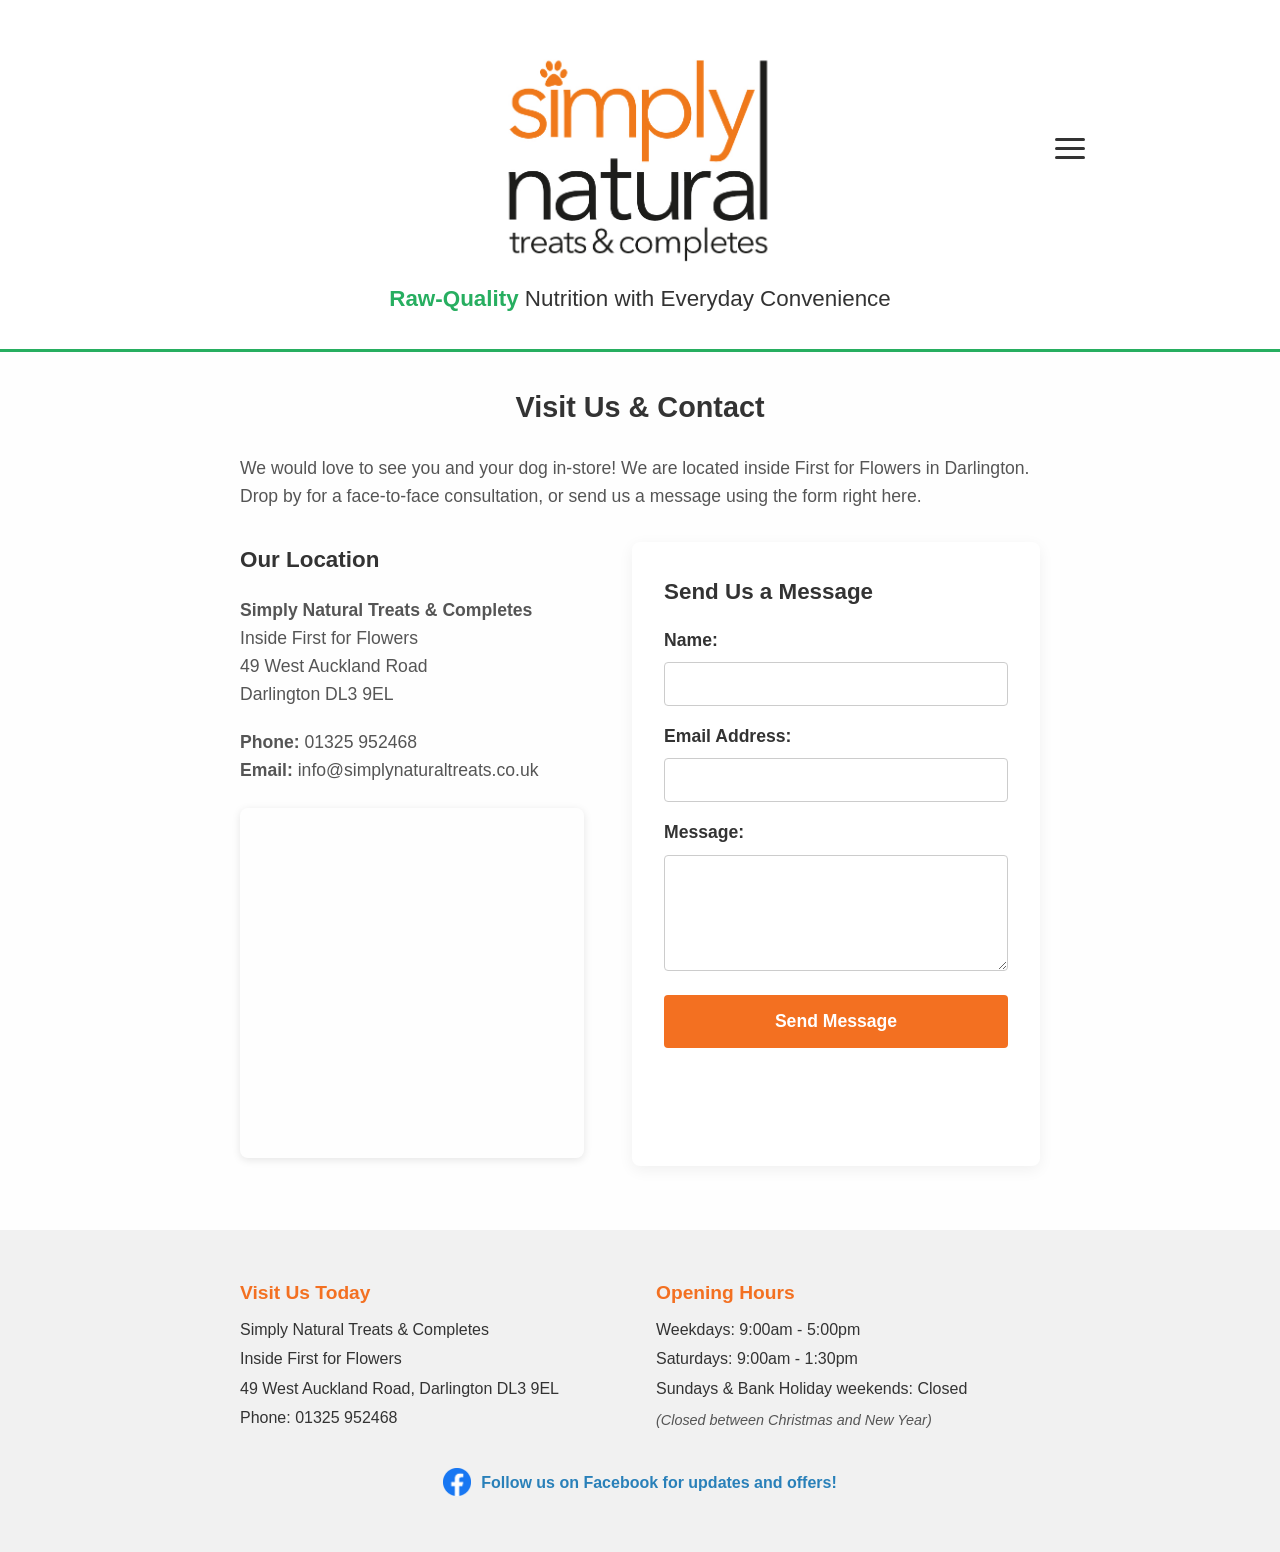
<file: visit.html>
<!DOCTYPE html>
<html lang="en">
<head>
    <meta charset="UTF-8">
    <meta name="viewport" content="width=device-width, initial-scale=1.0">
    <title>Visit Us & Contact | Simply Natural Treats & Completes</title>
    <!-- Link to our new central CSS file -->
    <link rel="stylesheet" href="styles.css">
</head>
<body>

<header>
    <div class="header-container">
        <!-- Invisible spacer to keep the logo perfectly centred -->
        <div class="header-spacer"></div>
        
        <a href="index.html">
            <img src="SimplyNaturalLogo.png" alt="Simply Natural Treats & Completes Logo" class="header-logo">
        </a>

<nav class="main-nav">
            <input type="checkbox" id="menu-toggle" class="menu-toggle">
            
            <label for="menu-toggle" class="menu-button">
                <span></span>
                <span></span>
                <span></span>
            </label>
            
            <ul class="menu-links">
                <li><a href="index.html">Home</a></li>
                <li><a href="index.html#about">About Us</a></li>
                <li><a href="index.html#products">Our Products</a></li>
                <li><a href="compare.html">Cost Calculator</a></li>
                <li><a href="faq.html">Q&A & Glossary</a></li>
                <li><a href="visit.html">Visit Us & Contact</a></li>
            </ul>
        </nav>
    </div>
    <p class="slogan"><span class="highlight">Raw-Quality</span> Nutrition with Everyday Convenience</p>
</header>

<div class="container">
    <div class="manifesto-section">
        <h2>Visit Us & Contact</h2>
        <p>We would love to see you and your dog in-store! We are located inside First for Flowers in Darlington. Drop by for a face-to-face consultation, or send us a message using the form right here.</p>
        
        <!-- Flexbox layout to put Map and Form side-by-side on desktop, stacking on mobile -->
        <div style="display: flex; flex-wrap: wrap; gap: 3rem; margin-top: 2rem;">
            
            <!-- Left Side: Location Details & Map -->
            <div style="flex: 1; min-width: 300px;">
                <h3 style="margin-top: 0;">Our Location</h3>
                <p><strong>Simply Natural Treats & Completes</strong><br>
                Inside First for Flowers<br>
                49 West Auckland Road<br>
                Darlington DL3 9EL</p>
                <p><strong>Phone:</strong> 01325 952468<br>
                <strong>Email:</strong> info@simplynaturaltreats.co.uk</p>
                
                <!-- Responsive Google Maps Embed with Pin -->
                <div style="margin-top: 1.5rem;">
                    <iframe src="https://maps.google.com/maps?q=First%20for%20Flowers,%2049%20West%20Auckland%20Road,%20Darlington&t=&z=15&ie=UTF8&iwloc=&output=embed" width="100%" height="350" style="border:0; border-radius: 8px; box-shadow: 0 2px 8px rgba(0,0,0,0.1);" allowfullscreen="" loading="lazy" referrerpolicy="no-referrer-when-downgrade"></iframe>
                </div>
            </div>

            <!-- Right Side: Contact Form -->
            <div style="flex: 1; min-width: 300px; background-color: var(--card-bg); padding: 2rem; border-radius: 8px; box-shadow: 0 4px 15px rgba(0,0,0,0.06);">
                <h3 style="margin-top: 0;">Send Us a Message</h3>
                
                <!-- Formspree Integration -->
                <form action="https://formspree.io/f/xbdnnaaa" method="POST" style="display: flex; flex-direction: column; gap: 1rem;">
                    
                    <div style="display: flex; flex-direction: column; gap: 0.5rem;">
                        <label for="name" style="font-weight: bold; color: var(--charcoal);">Name:</label>
                        <input type="text" id="name" name="name" required style="padding: 0.75rem; border: 1px solid #ccc; border-radius: 4px; font-family: inherit; font-size: 1rem;">
                    </div>
                    
                    <div style="display: flex; flex-direction: column; gap: 0.5rem;">
                        <label for="email" style="font-weight: bold; color: var(--charcoal);">Email Address:</label>
                        <input type="email" id="email" name="email" required style="padding: 0.75rem; border: 1px solid #ccc; border-radius: 4px; font-family: inherit; font-size: 1rem;">
                    </div>
                    
                    <div style="display: flex; flex-direction: column; gap: 0.5rem;">
                        <label for="message" style="font-weight: bold; color: var(--charcoal);">Message:</label>
                        <textarea id="message" name="message" rows="5" required style="padding: 0.75rem; border: 1px solid #ccc; border-radius: 4px; font-family: inherit; font-size: 1rem; resize: vertical;"></textarea>
                    </div>
                    
                    <button type="submit" style="background-color: var(--orange); color: white; border: none; padding: 1rem; border-radius: 4px; font-weight: bold; cursor: pointer; font-size: 1.1rem; margin-top: 0.5rem; transition: background-color 0.2s;">Send Message</button>
                </form>
            </div>
            
        </div>
    </div>
</div>

<footer>
    <div class="footer-columns">
        <div class="footer-section">
            <strong>Visit Us Today</strong>
            <p>Simply Natural Treats & Completes</p>
            <p>Inside First for Flowers</p>
            <p>49 West Auckland Road, Darlington DL3 9EL</p>
            <p>Phone: 01325 952468</p>
        </div>
        
        <div class="footer-section">
            <strong>Opening Hours</strong>
            <p>Weekdays: 9:00am - 5:00pm</p>
            <p>Saturdays: 9:00am - 1:30pm</p>
            <p>Sundays & Bank Holiday weekends: Closed</p>
            <p class="holiday-notice">(Closed between Christmas and New Year)</p>
        </div>
    </div>
    
    <div class="fb-link-container">
        <a href="https://www.facebook.com/simplynaturaltreats" class="fb-link">
            <img src="Facebook-logo-blue-large-size-PNG.png" alt="Facebook Logo" class="fb-logo">
            Follow us on Facebook for updates and offers!
        </a>
    </div>
</footer>

<!-- Cloudflare Web Analytics --><script type='module' src='https://static.cloudflareinsights.com/beacon.min.js' data-cf-beacon='{"token": "1a9b5e75b4344284b95cba37db21a1ab"}'></script><!-- End Cloudflare Web Analytics -->
    
</body>
</html>
</file>
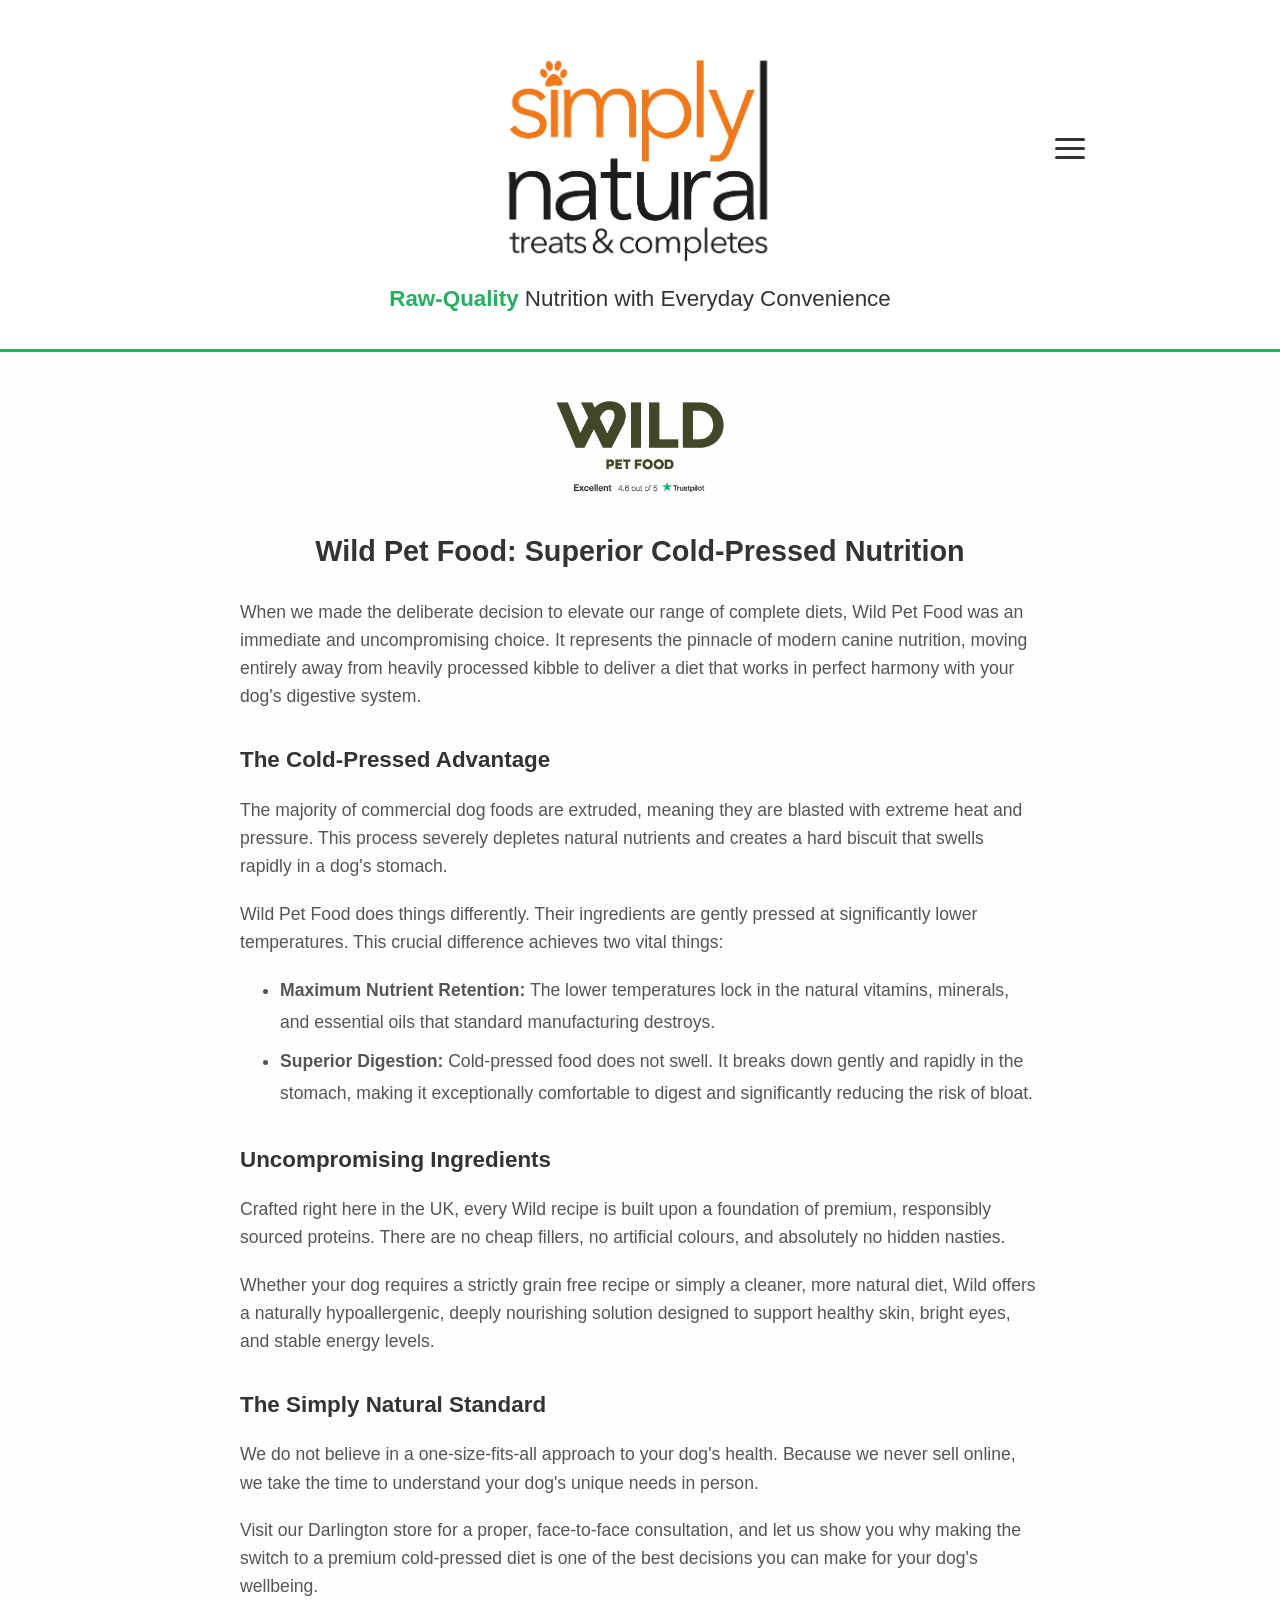
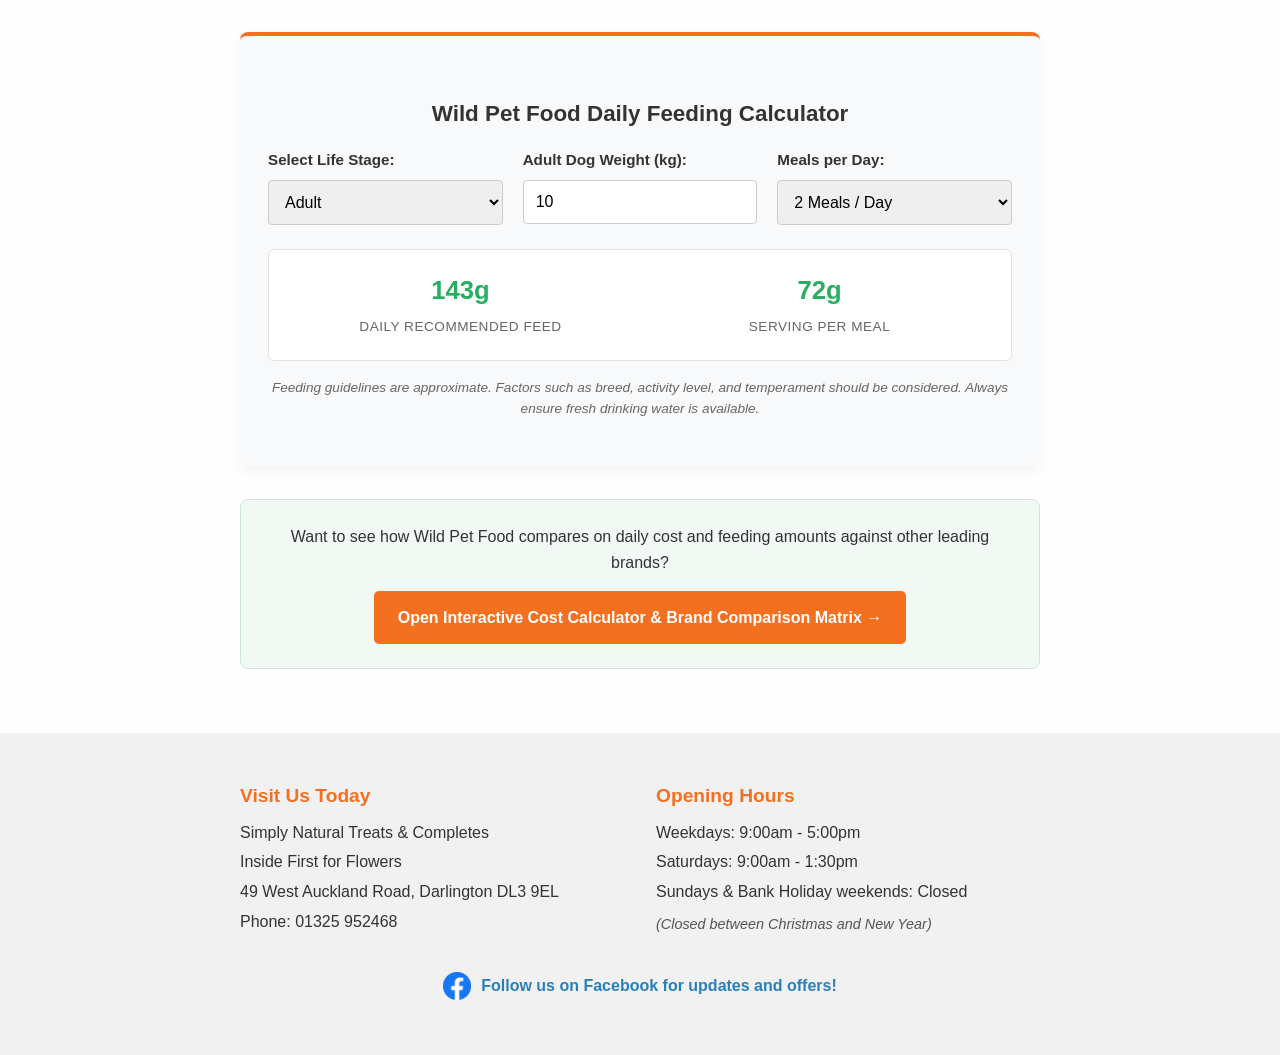
<file: wild-pet-food.html>
<!DOCTYPE html>
<html lang="en">
<head>
    <meta charset="UTF-8">
    <meta name="viewport" content="width=device-width, initial-scale=1.0">
    <title>Wild Pet Food | Simply Natural Treats & Completes</title>
    <!-- Link to central CSS file -->
    <link rel="stylesheet" href="styles.css">
    <style>
        .wild-calc-card {
            background-color: #f8f9fa;
            border-top: 4px solid var(--orange, #e07a5f);
            border-radius: 8px;
            padding: 1.75rem;
            margin: 2rem 0;
            box-shadow: 0 4px 12px rgba(0,0,0,0.05);
        }
        .wild-calc-title {
            margin-top: 0;
            margin-bottom: 1.25rem;
            text-align: center;
            color: var(--charcoal, #222);
        }
        .wild-calc-grid {
            display: grid;
            grid-template-columns: 1fr;
            gap: 1.25rem;
            margin-bottom: 1.5rem;
        }
        @media (min-width: 768px) {
            .wild-calc-grid {
                grid-template-columns: repeat(3, 1fr);
            }
        }
        .wild-form-group {
            display: flex;
            flex-direction: column;
            gap: 0.5rem;
            text-align: left;
        }
        .wild-form-group label {
            font-weight: bold;
            font-size: 0.95rem;
            color: #333;
        }
        .wild-form-group select, 
        .wild-form-group input {
            padding: 0.75rem;
            border: 1px solid #ccc;
            border-radius: 4px;
            font-size: 1rem;
            font-family: inherit;
        }
        .wild-results-box {
            background-color: #ffffff;
            border: 1px solid #e0e0e0;
            border-radius: 6px;
            padding: 1.25rem;
            display: grid;
            grid-template-columns: repeat(auto-fit, minmax(130px, 1fr));
            gap: 1rem;
            text-align: center;
        }
        .wild-stat-value {
            font-size: 1.6rem;
            font-weight: bold;
            color: var(--green, #2b6cb0);
            display: block;
        }
        .wild-stat-label {
            font-size: 0.85rem;
            color: #666;
            text-transform: uppercase;
            letter-spacing: 0.5px;
        }
        .wild-calc-note {
            font-size: 0.85rem;
            color: #666;
            margin-top: 1rem;
            margin-bottom: 0;
            text-align: center;
            font-style: italic;
        }
        .compare-callout-box {
            background-color: #f2f9f4;
            border: 1px solid #cce5d6;
            border-radius: 8px;
            padding: 1.5rem;
            margin-top: 2rem;
            text-align: center;
        }
        .compare-callout-box p {
            margin-top: 0;
            margin-bottom: 1rem;
            font-size: 1rem;
            color: #333;
        }
        .compare-btn {
            display: inline-block;
            background-color: var(--orange, #e07a5f);
            color: #ffffff;
            padding: 0.85rem 1.5rem;
            border-radius: 5px;
            text-decoration: none;
            font-weight: bold;
            font-size: 1rem;
            transition: background-color 0.2s ease;
        }
        .compare-btn:hover {
            background-color: #c96548;
        }
    </style>
</head>
<body>

<header>
    <div class="header-container">
        <!-- Invisible spacer to keep the logo perfectly centred -->
        <div class="header-spacer"></div>
        
        <a href="index.html">
            <img src="SimplyNaturalLogo.png" alt="Simply Natural Treats & Completes Logo" class="header-logo">
        </a>

<nav class="main-nav">
            <input type="checkbox" id="menu-toggle" class="menu-toggle">
            
            <label for="menu-toggle" class="menu-button">
                <span></span>
                <span></span>
                <span></span>
            </label>
            
            <ul class="menu-links">
                <li><a href="index.html">Home</a></li>
                <li><a href="index.html#about">About Us</a></li>
                <li><a href="index.html#products">Our Products</a></li>
                <li><a href="compare.html">Cost Calculator</a></li>
                <li><a href="faq.html">Q&A & Glossary</a></li>
                <li><a href="visit.html">Visit Us & Contact</a></li>
            </ul>
        </nav>
    </div>
    <p class="slogan"><span class="highlight">Raw-Quality</span> Nutrition with Everyday Convenience</p>
</header>

<div class="container">
    <div class="manifesto-section">
        <!-- Wild Logo added directly above the title -->
        <img src="WildPetFoodLogo.png" alt="Wild Pet Food Logo" class="card-logo wild-logo">
        
        <h2>Wild Pet Food: Superior Cold-Pressed Nutrition</h2>
        
        <p>When we made the deliberate decision to elevate our range of complete diets, Wild Pet Food was an immediate and uncompromising choice. It represents the pinnacle of modern canine nutrition, moving entirely away from heavily processed kibble to deliver a diet that works in perfect harmony with your dog's digestive system.</p>

        <h3>The Cold-Pressed Advantage</h3>
        <p>The majority of commercial dog foods are extruded, meaning they are blasted with extreme heat and pressure. This process severely depletes natural nutrients and creates a hard biscuit that swells rapidly in a dog's stomach.</p>
        <p>Wild Pet Food does things differently. Their ingredients are gently pressed at significantly lower temperatures. This crucial difference achieves two vital things:</p>
        
        <ul>
            <li><strong>Maximum Nutrient Retention:</strong> The lower temperatures lock in the natural vitamins, minerals, and essential oils that standard manufacturing destroys.</li>
            <li><strong>Superior Digestion:</strong> Cold-pressed food does not swell. It breaks down gently and rapidly in the stomach, making it exceptionally comfortable to digest and significantly reducing the risk of bloat.</li>
        </ul>

        <h3>Uncompromising Ingredients</h3>
        <p>Crafted right here in the UK, every Wild recipe is built upon a foundation of premium, responsibly sourced proteins. There are no cheap fillers, no artificial colours, and absolutely no hidden nasties.</p>
        
        <p>Whether your dog requires a strictly grain free recipe or simply a cleaner, more natural diet, Wild offers a naturally hypoallergenic, deeply nourishing solution designed to support healthy skin, bright eyes, and stable energy levels.</p>

        <h3>The Simply Natural Standard</h3>
        <p>We do not believe in a one-size-fits-all approach to your dog's health. Because we never sell online, we take the time to understand your dog's unique needs in person.</p>
        
        <p>Visit our Darlington store for a proper, face-to-face consultation, and let us show you why making the switch to a premium cold-pressed diet is one of the best decisions you can make for your dog's wellbeing.</p>

        <!-- --- WILD DAILY FEEDING CALCULATOR SECTION --- -->
        <div class="wild-calc-card">
            <h3 class="wild-calc-title">Wild Pet Food Daily Feeding Calculator</h3>
            
            <div class="wild-calc-grid">
                <div class="wild-form-group">
                    <label for="wild-stage">Select Life Stage:</label>
                    <select id="wild-stage" onchange="handleStageChange()">
                        <option value="puppy_2_6">Puppy (2–6 months)</option>
                        <option value="puppy_6_9">Puppy (6–9 months)</option>
                        <option value="puppy_9_12">Puppy (9–12 months)</option>
                        <option value="adult" selected>Adult</option>
                        <option value="senior">Senior</option>
                    </select>
                </div>

                <div class="wild-form-group">
                    <label for="wild-weight" id="wild-weight-label">Adult Dog Weight (kg):</label>
                    <input type="number" id="wild-weight" value="10" min="1" max="45" step="0.5" oninput="calculateWildPortion()">
                </div>

                <div class="wild-form-group">
                    <label for="wild-meals">Meals per Day:</label>
                    <select id="wild-meals" onchange="calculateWildPortion()">
                        <option value="1">1 Meal / Day</option>
                        <option value="2" selected>2 Meals / Day</option>
                        <option value="3">3 Meals / Day</option>
                        <option value="4">4 Meals / Day</option>
                    </select>
                </div>
            </div>

            <div class="wild-results-box">
                <div>
                    <span class="wild-stat-value" id="wild-daily-grams">0g</span>
                    <span class="wild-stat-label">Daily Recommended Feed</span>
                </div>
                <div>
                    <span class="wild-stat-value" id="wild-meal-grams">0g</span>
                    <span class="wild-stat-label">Serving Per Meal</span>
                </div>
            </div>

            <p class="wild-calc-note">Feeding guidelines are approximate. Factors such as breed, activity level, and temperament should be considered. Always ensure fresh drinking water is available.</p>
        </div>

        <!-- --- LINK TO COST CALCULATOR & MATRIX --- -->
        <div class="compare-callout-box">
            <p>Want to see how Wild Pet Food compares on daily cost and feeding amounts against other leading brands?</p>
            <a href="compare.html" class="compare-btn">Open Interactive Cost Calculator & Brand Comparison Matrix &rarr;</a>
        </div>

    </div>
</div>

<footer>
    <div class="footer-columns">
        <div class="footer-section">
            <strong>Visit Us Today</strong>
            <p>Simply Natural Treats & Completes</p>
            <p>Inside First for Flowers</p>
            <p>49 West Auckland Road, Darlington DL3 9EL</p>
            <p>Phone: 01325 952468</p>
        </div>
        
        <div class="footer-section">
            <strong>Opening Hours</strong>
            <p>Weekdays: 9:00am - 5:00pm</p>
            <p>Saturdays: 9:00am - 1:30pm</p>
            <p>Sundays & Bank Holiday weekends: Closed</p>
            <p class="holiday-notice">(Closed between Christmas and New Year)</p>
        </div>
    </div>
    
    <div class="fb-link-container">
        <a href="https://www.facebook.com/simplynaturaltreats" class="fb-link">
            <img src="Facebook-logo-blue-large-size-PNG.png" alt="Facebook Logo" class="fb-logo">
            Follow us on Facebook for updates and offers!
        </a>
    </div>
</footer>

<script>
// Official Wild Pet Food feeding curves (Weight in kg : Daily Grams)
const wildRates = {
    adult: { 1: 25, 5: 85, 10: 143, 20: 240, 30: 326, 40: 404, 45: 442 },
    puppy_2_6: { 1: 70, 5: 100, 10: 210, 25: 310, 45: 490 },
    puppy_6_9: { 1: 75, 5: 110, 10: 220, 25: 320, 45: 540 },
    puppy_9_12: { 1: 70, 5: 100, 10: 190, 25: 300, 45: 510 }
};

function handleStageChange() {
    const stage = document.getElementById("wild-stage").value;
    const label = document.getElementById("wild-weight-label");
    const mealsSelect = document.getElementById("wild-meals");

    if (stage.startsWith("puppy")) {
        label.textContent = "Expected Adult Weight (kg):";
        // Auto-select 4 meals/day for younger puppies if currently set to 1 or 2
        if (stage === "puppy_2_6" && (mealsSelect.value === "1" || mealsSelect.value === "2")) {
            mealsSelect.value = "4";
        }
    } else {
        label.textContent = "Adult Dog Weight (kg):";
        if (mealsSelect.value === "4") {
            mealsSelect.value = "2";
        }
    }
    
    calculateWildPortion();
}

function calculateWildPortion() {
    const stage = document.getElementById("wild-stage").value;
    let weight = parseFloat(document.getElementById("wild-weight").value) || 0;
    const meals = parseInt(document.getElementById("wild-meals").value) || 1;

    // Strict cap at 45kg max
    if (weight > 45) {
        weight = 45;
        document.getElementById("wild-weight").value = 45;
    }

    if (weight <= 0) return;

    let dailyGrams = 0;

    if (stage === "senior") {
        // Industry standard: 15% reduction from adult feeding rate
        const adultGrams = interpolateGrams(wildRates.adult, weight);
        dailyGrams = adultGrams * 0.85;
    } else if (stage === "adult") {
        dailyGrams = interpolateGrams(wildRates.adult, weight);
    } else {
        // Puppy stages
        dailyGrams = interpolateGrams(wildRates[stage], weight);
    }

    const mealGrams = dailyGrams / meals;

    document.getElementById("wild-daily-grams").textContent = `${Math.round(dailyGrams)}g`;
    document.getElementById("wild-meal-grams").textContent = `${Math.round(mealGrams)}g`;
}

// Smooth linear interpolation for exact weight points
function interpolateGrams(rates, weight) {
    const keys = Object.keys(rates).map(Number).sort((a,b) => a - b);
    
    if (weight <= keys[0]) return rates[keys[0]] * (weight / keys[0]);
    if (weight >= keys[keys.length - 1]) return rates[keys[keys.length - 1]];

    for (let i = 0; i < keys.length - 1; i++) {
        if (weight >= keys[i] && weight <= keys[i+1]) {
            const minW = keys[i], maxW = keys[i+1];
            const minG = rates[minW], maxG = rates[maxW];
            return minG + ((weight - minW) / (maxW - minW)) * (maxG - minG);
        }
    }
    return 0;
}

// Initialise calculation on load
window.onload = function() {
    handleStageChange();
};
</script>

<!-- Cloudflare Web Analytics --><script type='module' src='https://static.cloudflareinsights.com/beacon.min.js' data-cf-beacon='{"token": "1a9b5e75b4344284b95cba37db21a1ab"}'></script><!-- End Cloudflare Web Analytics -->
    
</body>
</html>
</file>
<file: styles.css>
:root {
    --charcoal: #333333; 
    --orange: #F37021;   
    --green: #27ae60;    
    --bg-light: #fefefe;
    --card-bg: #ffffff;
}

body {
    font-family: 'Helvetica Neue', Arial, sans-serif;
    line-height: 1.6;
    margin: 0;
    padding: 0;
    color: var(--charcoal);
    background-color: var(--bg-light);
}

/* --- NEW HEADER & MENU LAYOUT --- */
header {
    background-color: #ffffff; 
    color: var(--charcoal); 
    text-align: center;
    padding: 2rem 1rem;
    border-bottom: 3px solid var(--green); 
}

.header-container {
    display: flex;
    align-items: center;
    justify-content: space-between;
    max-width: 900px;
    margin: 0 auto 1rem auto;
    position: relative;
}

/* Spacer balances the flexbox so the logo stays perfectly centered */
.header-spacer { width: 35px; }

.header-logo {
    max-width: 400px; 
    height: auto;
    display: block;
    margin: 0 auto;
}

/* Hamburger Menu Button */
.menu-toggle { display: none; }
.menu-button {
    display: flex;
    flex-direction: column;
    cursor: pointer;
    gap: 6px;
    z-index: 100;
    padding: 5px;
}
.menu-button span {
    width: 30px;
    height: 3px;
    background-color: var(--charcoal);
    transition: 0.3s ease;
    border-radius: 2px;
}

/* Slide-out Menu Panel */
.menu-links {
    position: fixed;
    top: 0;
    right: -100%; /* Hidden off-screen */
    height: 100vh;
    width: 250px;
    background-color: var(--bg-light);
    box-shadow: -4px 0 15px rgba(0,0,0,0.1);
    display: flex;
    flex-direction: column;
    padding-top: 80px;
    transition: 0.4s ease-in-out;
    z-index: 99;
    margin: 0;
    list-style: none;
    padding-left: 0;
    text-align: left;
}

.menu-links li {
    border-bottom: 1px solid #f1f1f1;
}

.menu-links a {
    display: block;
    padding: 15px 25px;
    color: var(--charcoal);
    text-decoration: none;
    font-weight: bold;
    font-size: 1.1rem;
    transition: color 0.2s;
}

.menu-links a:hover {
    color: var(--orange);
}

/* Menu Animation logic */
.menu-toggle:checked ~ .menu-links { right: 0; }
.menu-toggle:checked ~ .menu-button span:nth-child(1) { transform: translateY(9px) rotate(45deg); }
.menu-toggle:checked ~ .menu-button span:nth-child(2) { opacity: 0; }
.menu-toggle:checked ~ .menu-button span:nth-child(3) { transform: translateY(-9px) rotate(-45deg); }

/* Mobile Logo Fix */
@media only screen and (max-width: 768px) {
    .header-logo { max-width: 200px; }
}

header p.slogan { margin: 0; font-size: 1.4rem; color: var(--charcoal); }
header p.slogan span.highlight { color: var(--green); font-weight: bold; }

/* --- EXISTING LAYOUT & COMPONENTS --- */
.container { max-width: 900px; margin: 2rem auto; padding: 0 1rem; }

.manifesto-section { font-size: 1.1rem; margin-bottom: 3rem; color: #555; max-width: 800px; margin-left: auto; margin-right: auto; text-align: left; }
.manifesto-section h2 { text-align: center; color: var(--charcoal); margin-bottom: 1.5rem; font-size: 1.8rem; }
.manifesto-section h3 { color: var(--charcoal); margin-top: 2rem; margin-bottom: 1rem; font-size: 1.4rem; }
.manifesto-section ul { margin-bottom: 1.5rem; line-height: 1.8; }
.manifesto-section li { margin-bottom: 0.5rem; }
.manifesto-section p { margin-bottom: 1.2rem; }

.product-grid { display: grid; grid-template-columns: 1fr; gap: 2rem; }
@media (min-width: 768px) { .product-grid { grid-template-columns: repeat(3, 1fr); } }

.card { background: var(--card-bg); padding: 2rem 1.5rem; border-radius: 8px; box-shadow: 0 4px 15px rgba(0,0,0,0.06); text-align: center; transition: transform 0.2s ease-in-out; display: flex; flex-direction: column; justify-content: space-between; }
.card:hover { transform: translateY(-5px); }
.card-logo { max-height: 80px; width: auto; margin-bottom: 1.5rem; display: block; margin-left: auto; margin-right: auto; }
.wild-logo { max-height: 120px; margin-bottom: 1rem; }
.card h3 { color: var(--charcoal); margin-top: 0; font-size: 1.3rem; margin-bottom: 0.5rem; }
.card p { font-size: 1rem; color: #666; margin-bottom: 1rem; flex-grow: 1; }
.card .highlight-text { font-weight: bold; color: var(--orange); }

footer { text-align: center; padding: 3rem 1rem; background-color: #f1f1f1; margin-top: 4rem; color: var(--charcoal); }
footer p { margin: 0.25rem 0; }
footer strong { color: var(--orange); font-size: 1.2rem; display: block; margin-bottom: 0.5rem; }
.footer-columns { display: flex; flex-direction: column; gap: 2rem; max-width: 800px; margin: 0 auto; }
@media (min-width: 600px) { .footer-columns { flex-direction: row; justify-content: space-around; text-align: left; } }
.footer-section { flex: 1; }
.fb-link-container { margin-top: 2rem; text-align: center; }
footer a.fb-link { color: #2980b9; text-decoration: none; font-weight: bold; display: inline-flex; align-items: center; justify-content: center; gap: 10px; }
.fb-logo { height: 28px; width: auto; }
.holiday-notice { font-size: 0.9rem; font-style: italic; color: #555; margin-top: 0.5rem; }
</file>
